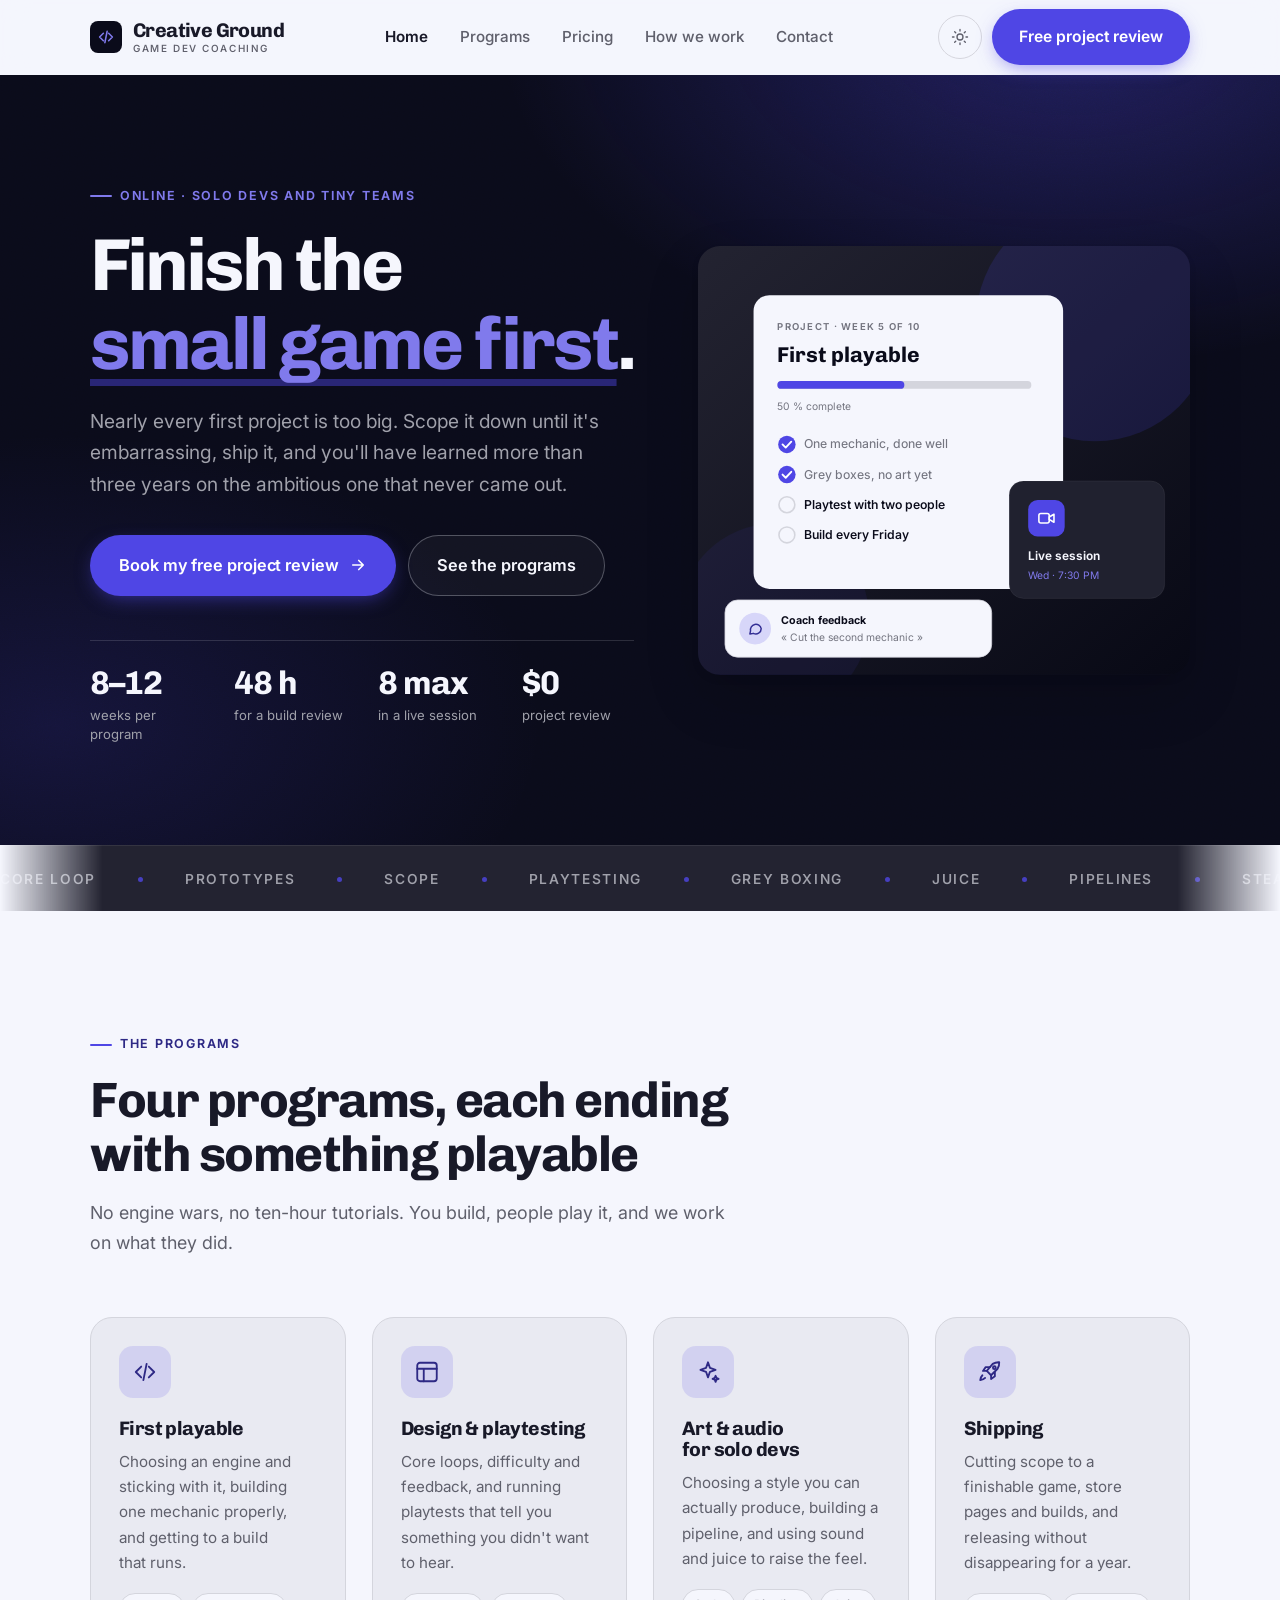
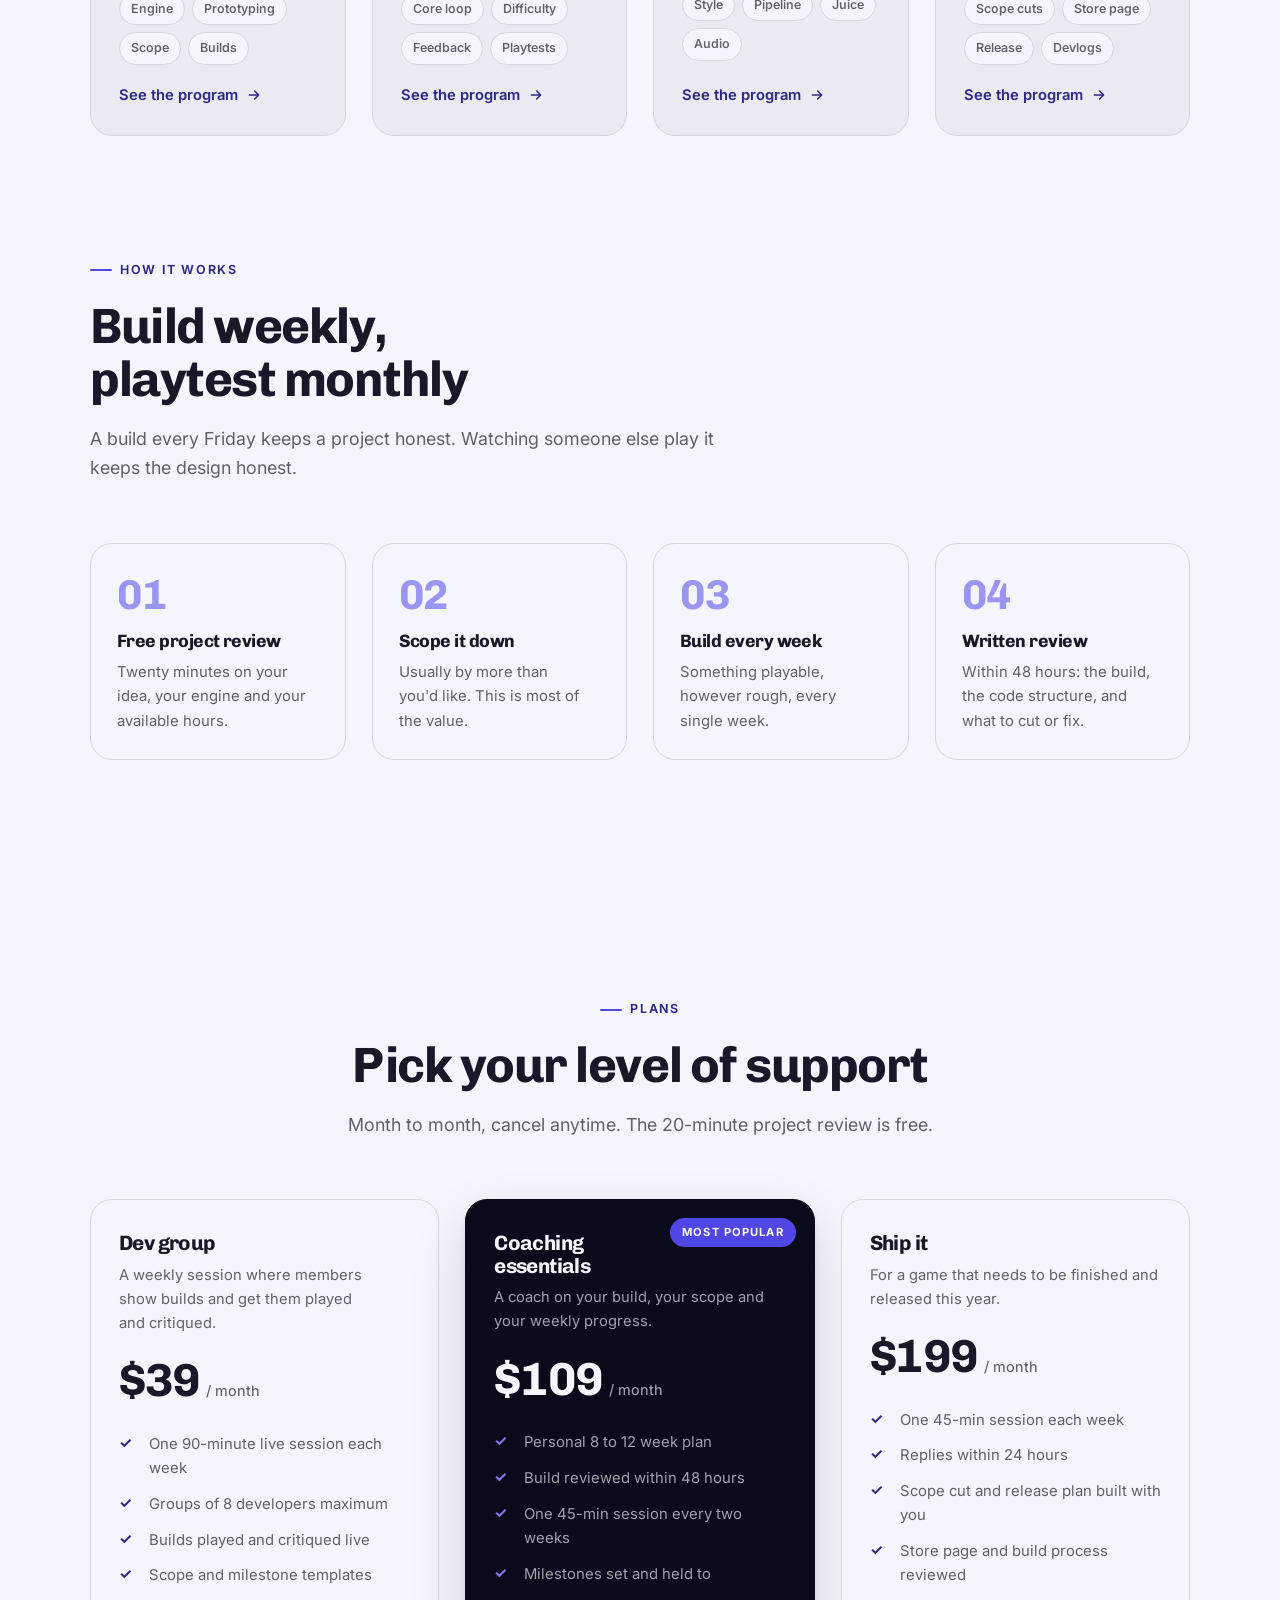
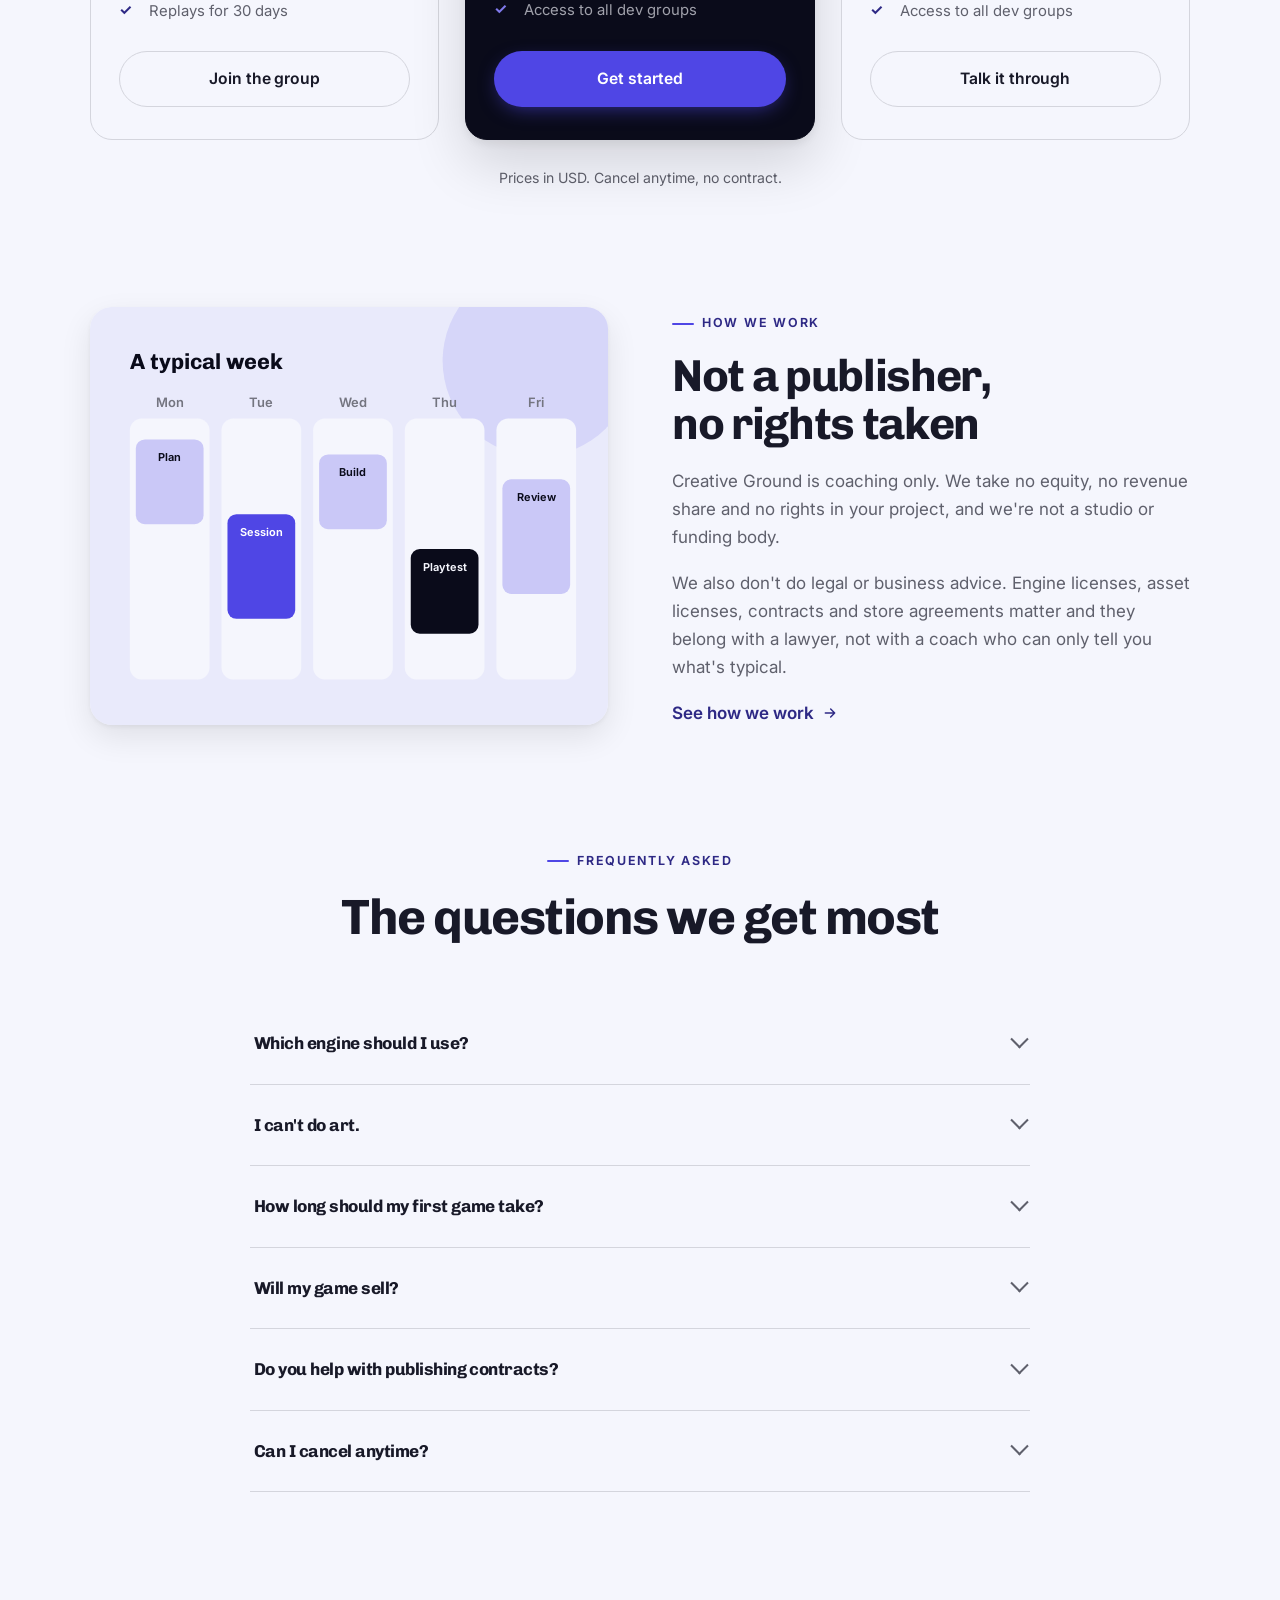
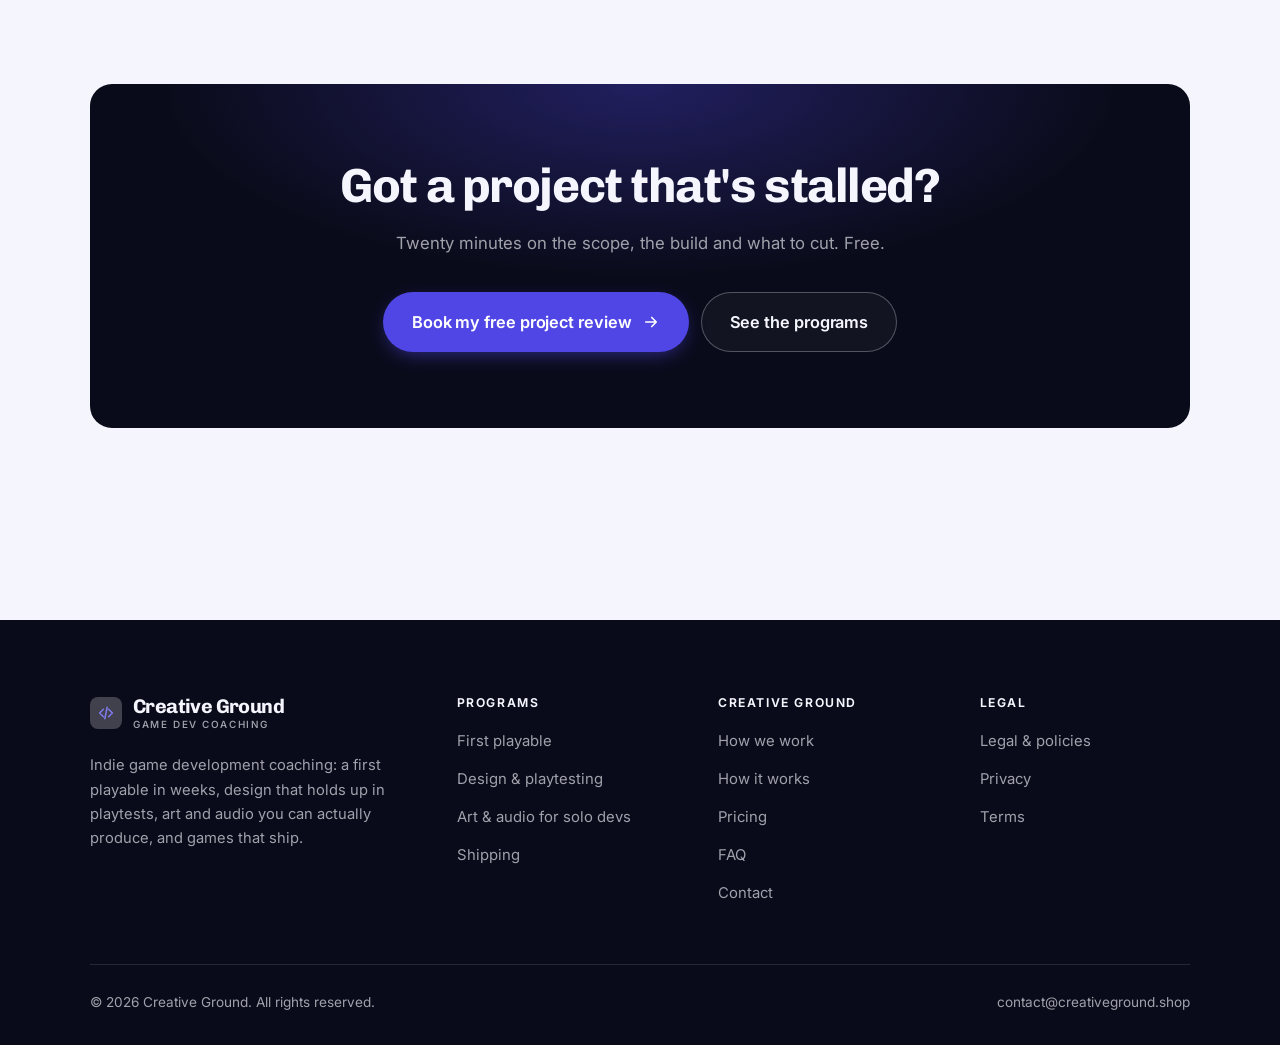
<file: index.html>
<!DOCTYPE html>
<html lang="en" class="no-js">
<head>
<meta charset="utf-8">
<meta name="viewport" content="width=device-width, initial-scale=1">
<title>Creative Ground — Game dev coaching: finish the small game first</title>
<meta name="description" content="Online indie game development coaching: getting to a first playable, design and core loops, art and audio pipelines for solo devs, and actually shipping a game.">
<link rel="canonical" href="https://creativeground.shop/">

<meta property="og:type" content="website">
<meta property="og:url" content="https://creativeground.shop/">
<meta property="og:site_name" content="Creative Ground">
<meta property="og:locale" content="en_US">
<meta property="og:title" content="Creative Ground — Game dev coaching: finish the small game first">
<meta property="og:description" content="Online indie game development coaching: getting to a first playable, design and core loops, art and audio pipelines for solo devs, and actually shipping a game.">
<meta name="theme-color" content="#0a0b1a">

<link rel="icon" href="assets/img/favicon.svg" type="image/svg+xml">
<link rel="preconnect" href="https://fonts.googleapis.com">
<link rel="preconnect" href="https://fonts.gstatic.com" crossorigin>
<link rel="stylesheet" href="https://fonts.googleapis.com/css2?family=Chivo:wght@400..700&family=Inter:wght@400..700&display=swap">
<link rel="stylesheet" href="assets/css/style.css">

<!-- Thème appliqué avant le premier rendu (évite le flash) -->
<script>
document.documentElement.classList.remove('no-js');
(function(){try{var t=localStorage.getItem('site-theme');if(t){document.documentElement.setAttribute('data-theme',t);}}catch(e){}})();
</script>
<script type="application/ld+json">
{
  "@context": "https://schema.org",
  "@type": "Organization",
  "name": "Creative Ground",
  "url": "https://creativeground.shop/",
  "email": "contact@creativeground.shop",
  "description": "Online indie game development coaching: getting to a first playable, design and core loops, art and audio pipelines for solo devs, and actually shipping a game.",
  "areaServed": "US",
  "knowsLanguage": "en"
}
</script>
</head>

<body>
<a class="skip-link" href="#main">Skip to main content</a>

<header class="site-header">
  <nav class="wrap nav" aria-label="Main navigation">
    <a class="brand" href="index.html">
      <svg class="brand__mark" viewBox="0 0 64 64" aria-hidden="true">
        <rect class="bm-bg" width="64" height="64" rx="16"/>
        <g class="bm-ic" transform="translate(14 14) scale(1.5)" fill="none" stroke-width="2.1" stroke-linecap="round" stroke-linejoin="round"><path d="M8.5 7 3.5 12l5 5M15.5 7l5 5-5 5M13.5 4.5l-3 15"/></g>
      </svg>
      <span>Creative Ground<span class="brand__sub">Game dev coaching</span></span>
    </a>

    <ul class="nav__links" id="nav-links">
      <li><a href="index.html" aria-current="page">Home</a></li>
      <li><a href="programs.html">Programs</a></li>
      <li><a href="index.html#pricing">Pricing</a></li>
      <li><a href="about.html">How we work</a></li>
      <li><a href="contact.html">Contact</a></li>
      <li><a class="btn btn--primary" href="contact.html">Free project review</a></li>
    </ul>

    <div class="nav__cta">
      <button class="theme-toggle" type="button" aria-label="Switch to dark theme">
        <svg class="icon-sun" viewBox="0 0 24 24" fill="none" stroke="currentColor" stroke-width="1.8" stroke-linecap="round" aria-hidden="true"><circle cx="12" cy="12" r="4"/><path d="M12 2v2m0 16v2M2 12h2m16 0h2M4.9 4.9l1.4 1.4m11.4 11.4 1.4 1.4M19.1 4.9l-1.4 1.4M6.3 17.7l-1.4 1.4"/></svg>
        <svg class="icon-moon" viewBox="0 0 24 24" fill="none" stroke="currentColor" stroke-width="1.8" stroke-linecap="round" stroke-linejoin="round" aria-hidden="true"><path d="M21 12.8A9 9 0 1 1 11.2 3a7 7 0 0 0 9.8 9.8z"/></svg>
      </button>
      <a class="btn btn--primary" href="contact.html">Free project review</a>
      <button class="nav__toggle" type="button" aria-expanded="false" aria-controls="nav-links" aria-label="Open menu">
        <svg class="icon-open" viewBox="0 0 24 24" fill="none" stroke="currentColor" stroke-width="2" stroke-linecap="round" aria-hidden="true"><path d="M3 6h18M3 12h18M3 18h18"/></svg>
        <svg class="icon-close" viewBox="0 0 24 24" fill="none" stroke="currentColor" stroke-width="2" stroke-linecap="round" aria-hidden="true"><path d="M6 6l12 12M18 6L6 18"/></svg>
      </button>
    </div>
  </nav>
</header>

<main id="main">

<section class="hero">
  <div class="wrap hero__inner">
    <div>
      <span class="eyebrow hero__eyebrow">Online · Solo devs and tiny teams</span>
      <h1>Finish the<br> <em>small game first</em>.</h1>
      <p class="hero__lede">Nearly every first project is too big. Scope it down until it's embarrassing, ship it, and you'll have learned more than three years on the ambitious one that never came out.</p>

      <div class="hero__actions">
        <a class="btn btn--primary btn--lg" href="contact.html">Book my free project review <svg viewBox="0 0 24 24" fill="none" stroke="currentColor" stroke-width="2.2" stroke-linecap="round" stroke-linejoin="round" aria-hidden="true"><path d="M5 12h14M13 6l6 6-6 6"/></svg></a>
        <a class="btn btn--on-dark btn--lg" href="programs.html">See the programs</a>
      </div>

      <ul class="hero__proof">
        <li><span class="stat__num">8–12</span><span class="stat__label">weeks per program</span></li>
        <li><span class="stat__num">48 h</span><span class="stat__label">for a build review</span></li>
        <li><span class="stat__num">8 max</span><span class="stat__label">in a live session</span></li>
        <li><span class="stat__num">$0</span><span class="stat__label">project review</span></li>
      </ul>
    </div>

    <div class="hero__art">
      <svg viewBox="0 0 620 540" role="img" aria-label="A game development project in week 5 of 10, showing this week's work, the next live session and coach feedback.">
        <defs>
          <linearGradient id="hbg" x1="0" y1="0" x2="1" y2="1">
            <stop offset="0" stop-color="#232331"/><stop offset="1" stop-color="#080915"/>
          </linearGradient>
        </defs>
        <rect width="620" height="540" rx="22" fill="url(#hbg)"/>
        <circle cx="500" cy="96" r="150" fill="#4f46e5" opacity=".16"/>
        <circle cx="96" cy="470" r="120" fill="#4f46e5" opacity=".08"/>

        <g style="font-family: var(--font-body)">
          <!-- Carte programme -->
          <rect x="70" y="62" width="390" height="370" rx="20" fill="#f5f6fd"/>
          <text x="100" y="106" font-size="12" font-weight="650" letter-spacing="1.6" fill="#747580">PROJECT · WEEK 5 OF 10</text>
          <text x="100" y="146" font-size="27" font-weight="700" fill="#0a0b1a" style="font-family: var(--font-display)">First playable</text>
          <rect x="100" y="170" width="320" height="10" rx="5" fill="#d4d5dd"/>
          <rect x="100" y="170" width="160" height="10" rx="5" fill="#4f46e5"/>
          <text x="100" y="206" font-size="13" fill="#747580">50 % complete</text>
          <circle cx="112" cy="250" r="11" fill="#4f46e5"/><path d="M106.5 250l4 4 7-7.5" fill="none" stroke="#ffffff" stroke-width="2.4" stroke-linecap="round" stroke-linejoin="round"/><text x="134" y="255" font-size="15.5" fill="#747580" font-weight="450">One mechanic, done well</text>
          <circle cx="112" cy="288" r="11" fill="#4f46e5"/><path d="M106.5 288l4 4 7-7.5" fill="none" stroke="#ffffff" stroke-width="2.4" stroke-linecap="round" stroke-linejoin="round"/><text x="134" y="293" font-size="15.5" fill="#747580" font-weight="450">Grey boxes, no art yet</text>
          <circle cx="112" cy="326" r="10" fill="none" stroke="#d4d5dd" stroke-width="2"/><text x="134" y="331" font-size="15.5" fill="#0a0b1a" font-weight="560">Playtest with two people</text>
          <circle cx="112" cy="364" r="10" fill="none" stroke="#d4d5dd" stroke-width="2"/><text x="134" y="369" font-size="15.5" fill="#0a0b1a" font-weight="560">Build every Friday</text>

          <!-- Carte séance -->
          <rect x="392" y="296" width="196" height="148" rx="18" fill="#20212f" stroke="#ffffff" stroke-opacity=".08"/>
          <rect x="416" y="320" width="46" height="46" rx="12" fill="#4f46e5"/>
          <g transform="translate(427 331)" fill="none" stroke="#ffffff" color="#ffffff" stroke-width="2" stroke-linecap="round" stroke-linejoin="round"><rect x="2.5" y="6" width="13" height="12" rx="2.5"/><path d="M15.5 10.5 21.5 7v10l-6-3.5z"/></g>
          <text x="416" y="396" font-size="15" font-weight="650" fill="#f5f6fd">Live session</text>
          <text x="416" y="420" font-size="13" fill="#807aec">Wed · 7:30 PM</text>

          <!-- Retour du coach -->
          <rect x="34" y="446" width="336" height="72" rx="16" fill="#f5f6fd" stroke="#d4d5dd"/>
          <circle cx="72" cy="482" r="20" fill="#d7d6f9"/>
          <g transform="translate(62 472) scale(.84)" fill="none" stroke="#332e95" stroke-width="2.2" stroke-linecap="round" stroke-linejoin="round"><path d="M21 12a8 8 0 0 1-11.6 7.1L4 20l1-4.6A8 8 0 1 1 21 12z"/></g>
          <text x="104" y="476" font-size="13.5" font-weight="700" fill="#0a0b1a">Coach feedback</text>
          <text x="104" y="498" font-size="13" fill="#747580">« Cut the second mechanic »</text>
        </g>
      </svg>
    </div>
  </div>
</section>

<div class="marquee" aria-hidden="true">
  <div class="marquee__track"><span>Core loop</span><span>Prototypes</span><span>Scope</span><span>Playtesting</span><span>Grey boxing</span><span>Juice</span><span>Pipelines</span><span>Steam page</span><span>Devlogs</span><span>Shipping</span><span>Core loop</span><span>Prototypes</span><span>Scope</span><span>Playtesting</span><span>Grey boxing</span><span>Juice</span><span>Pipelines</span><span>Steam page</span><span>Devlogs</span><span>Shipping</span></div>
</div>

<section class="section wrap" id="programs">
  <div class="section-head reveal">
    <span class="eyebrow">The programs</span>
    <h2>Four programs, each ending with something playable</h2>
    <p>No engine wars, no ten-hour tutorials. You build, people play it, and we work on what they did.</p>
  </div>
  <div class="grid grid--4 reveal-group">
    <a class="card" href="programs.html#playable">
      <div class="card__icon"><svg viewBox="0 0 24 24" fill="none" stroke="currentColor" stroke-width="1.7" stroke-linecap="round" stroke-linejoin="round" aria-hidden="true"><path d="M8.5 7 3.5 12l5 5M15.5 7l5 5-5 5M13.5 4.5l-3 15"/></svg></div>
      <h3>First playable</h3>
      <p>Choosing an engine and sticking with it, building one mechanic properly, and getting to a build that runs.</p>
      <ul class="tags"><li>Engine</li><li>Prototyping</li><li>Scope</li><li>Builds</li></ul>
      <span class="arrow-link">See the program <svg viewBox="0 0 24 24" fill="none" stroke="currentColor" stroke-width="2.2" stroke-linecap="round" stroke-linejoin="round" aria-hidden="true"><path d="M5 12h14M13 6l6 6-6 6"/></svg></span>
    </a>
    <a class="card" href="programs.html#design">
      <div class="card__icon"><svg viewBox="0 0 24 24" fill="none" stroke="currentColor" stroke-width="1.7" stroke-linecap="round" stroke-linejoin="round" aria-hidden="true"><rect x="3" y="3.5" width="18" height="17" rx="2.5"/><path d="M3 9h18M9 9v11.5"/></svg></div>
      <h3>Design &amp; playtesting</h3>
      <p>Core loops, difficulty and feedback, and running playtests that tell you something you didn't want to hear.</p>
      <ul class="tags"><li>Core loop</li><li>Difficulty</li><li>Feedback</li><li>Playtests</li></ul>
      <span class="arrow-link">See the program <svg viewBox="0 0 24 24" fill="none" stroke="currentColor" stroke-width="2.2" stroke-linecap="round" stroke-linejoin="round" aria-hidden="true"><path d="M5 12h14M13 6l6 6-6 6"/></svg></span>
    </a>
    <a class="card" href="programs.html#art">
      <div class="card__icon"><svg viewBox="0 0 24 24" fill="none" stroke="currentColor" stroke-width="1.7" stroke-linecap="round" stroke-linejoin="round" aria-hidden="true"><path d="M12 3l1.8 5.2L19 10l-5.2 1.8L12 17l-1.8-5.2L5 10l5.2-1.8zM19 15.5l.8 2 2 .8-2 .8-.8 2-.8-2-2-.8 2-.8z"/></svg></div>
      <h3>Art &amp; audio for solo devs</h3>
      <p>Choosing a style you can actually produce, building a pipeline, and using sound and juice to raise the feel.</p>
      <ul class="tags"><li>Style</li><li>Pipeline</li><li>Juice</li><li>Audio</li></ul>
      <span class="arrow-link">See the program <svg viewBox="0 0 24 24" fill="none" stroke="currentColor" stroke-width="2.2" stroke-linecap="round" stroke-linejoin="round" aria-hidden="true"><path d="M5 12h14M13 6l6 6-6 6"/></svg></span>
    </a>
    <a class="card" href="programs.html#ship">
      <div class="card__icon"><svg viewBox="0 0 24 24" fill="none" stroke="currentColor" stroke-width="1.7" stroke-linecap="round" stroke-linejoin="round" aria-hidden="true"><path d="M5 15c-1.5 1.3-2 4.5-2 4.5s3.2-.5 4.5-2M14.5 4.5c2.3-1.4 4.6-1.6 6-1.5.1 1.4-.1 3.7-1.5 6L13 15l-4-4z"/><path d="M9 11H5.5L8 7.5h4M13 15v3.5L16.5 16v-4"/><circle cx="16" cy="8" r="1.3"/></svg></div>
      <h3>Shipping</h3>
      <p>Cutting scope to a finishable game, store pages and builds, and releasing without disappearing for a year.</p>
      <ul class="tags"><li>Scope cuts</li><li>Store page</li><li>Release</li><li>Devlogs</li></ul>
      <span class="arrow-link">See the program <svg viewBox="0 0 24 24" fill="none" stroke="currentColor" stroke-width="2.2" stroke-linecap="round" stroke-linejoin="round" aria-hidden="true"><path d="M5 12h14M13 6l6 6-6 6"/></svg></span>
    </a>
  </div>
</section>

<section class="section section--flush wrap" id="how-it-works">
  <div class="section-head reveal">
    <span class="eyebrow">How it works</span>
    <h2>Build weekly, playtest monthly</h2>
    <p>A build every Friday keeps a project honest. Watching someone else play it keeps the design honest.</p>
  </div>
  <div class="grid grid--4 steps reveal-group">
    <article class="step">
      <h3>Free project review</h3>
      <p>Twenty minutes on your idea, your engine and your available hours.</p>
    </article>
    <article class="step">
      <h3>Scope it down</h3>
      <p>Usually by more than you'd like. This is most of the value.</p>
    </article>
    <article class="step">
      <h3>Build every week</h3>
      <p>Something playable, however rough, every single week.</p>
    </article>
    <article class="step">
      <h3>Written review</h3>
      <p>Within 48 hours: the build, the code structure, and what to cut or fix.</p>
    </article>
  </div>
</section>

<section class="section wrap" id="pricing">
  <div class="section-head section-head--center reveal">
    <span class="eyebrow">Plans</span>
    <h2>Pick your level of support</h2>
    <p>Month to month, cancel anytime. The 20-minute project review is free.</p>
  </div>
  <div class="grid grid--3 plans reveal-group">
    <article class="plan">
      
      <h3>Dev group</h3>
      <p class="plan__desc">A weekly session where members show builds and get them played and critiqued.</p>
      <p class="plan__price">$39<span class="plan__period">/ month</span></p>
      <ul class="plan__features">
        <li>One 90-minute live session each week</li>
        <li>Groups of 8 developers maximum</li>
        <li>Builds played and critiqued live</li>
        <li>Scope and milestone templates</li>
        <li>Replays for 30 days</li>
      </ul>
      <a class="btn btn--ghost btn--block" href="contact.html">Join the group</a>
    </article>
    <article class="plan plan--featured">
      <span class="plan__tag">Most popular</span>
      <h3>Coaching essentials</h3>
      <p class="plan__desc">A coach on your build, your scope and your weekly progress.</p>
      <p class="plan__price">$109<span class="plan__period">/ month</span></p>
      <ul class="plan__features">
        <li>Personal 8 to 12 week plan</li>
        <li>Build reviewed within 48 hours</li>
        <li>One 45-min session every two weeks</li>
        <li>Milestones set and held to</li>
        <li>Access to all dev groups</li>
      </ul>
      <a class="btn btn--primary btn--block" href="contact.html">Get started</a>
    </article>
    <article class="plan">
      
      <h3>Ship it</h3>
      <p class="plan__desc">For a game that needs to be finished and released this year.</p>
      <p class="plan__price">$199<span class="plan__period">/ month</span></p>
      <ul class="plan__features">
        <li>One 45-min session each week</li>
        <li>Replies within 24 hours</li>
        <li>Scope cut and release plan built with you</li>
        <li>Store page and build process reviewed</li>
        <li>Access to all dev groups</li>
      </ul>
      <a class="btn btn--ghost btn--block" href="contact.html">Talk it through</a>
    </article>
  </div>
  <p class="plans-note">Prices in USD. Cancel anytime, no contract.</p>
</section>

<section class="section section--flush wrap">
  <div class="split reveal">
    <div class="split__art">
      <svg viewBox="0 0 520 420" role="img" aria-label="Example of a typical week: Plan, Session, Build, Playtest, Review.">
        <rect width="520" height="420" rx="20" fill="#e9eafb"/>
        <circle cx="450" cy="54" r="96" fill="#4f46e5" opacity=".12"/>
        <g style="font-family: var(--font-body)">
        <text x="40" y="62" font-size="22" font-weight="700" fill="#0a0b1a" style="font-family: var(--font-display)">A typical week</text>
        <text x="80" y="100" text-anchor="middle" font-size="13" font-weight="600" fill="#747580">Mon</text>
        <rect x="40" y="112" width="80" height="262" rx="12" fill="#f5f6fd"/>
        <rect x="46" y="133" width="68" height="85" rx="9" fill="#cac8f7"/>
        <text x="80" y="155" text-anchor="middle" font-size="11" font-weight="650" fill="#0a0b1a">Plan</text>
        <text x="172" y="100" text-anchor="middle" font-size="13" font-weight="600" fill="#747580">Tue</text>
        <rect x="132" y="112" width="80" height="262" rx="12" fill="#f5f6fd"/>
        <rect x="138" y="208" width="68" height="105" rx="9" fill="#4f46e5"/>
        <text x="172" y="230" text-anchor="middle" font-size="11" font-weight="650" fill="#ffffff">Session</text>
        <text x="264" y="100" text-anchor="middle" font-size="13" font-weight="600" fill="#747580">Wed</text>
        <rect x="224" y="112" width="80" height="262" rx="12" fill="#f5f6fd"/>
        <rect x="230" y="148" width="68" height="75" rx="9" fill="#cac8f7"/>
        <text x="264" y="170" text-anchor="middle" font-size="11" font-weight="650" fill="#0a0b1a">Build</text>
        <text x="356" y="100" text-anchor="middle" font-size="13" font-weight="600" fill="#747580">Thu</text>
        <rect x="316" y="112" width="80" height="262" rx="12" fill="#f5f6fd"/>
        <rect x="322" y="243" width="68" height="85" rx="9" fill="#0a0b1a"/>
        <text x="356" y="265" text-anchor="middle" font-size="11" font-weight="650" fill="#f5f6fd">Playtest</text>
        <text x="448" y="100" text-anchor="middle" font-size="13" font-weight="600" fill="#747580">Fri</text>
        <rect x="408" y="112" width="80" height="262" rx="12" fill="#f5f6fd"/>
        <rect x="414" y="173" width="68" height="115" rx="9" fill="#cac8f7"/>
        <text x="448" y="195" text-anchor="middle" font-size="11" font-weight="650" fill="#0a0b1a">Review</text>
        </g>
      </svg>
    </div>
    <div>
      <span class="eyebrow">How we work</span>
      <h2>Not a publisher, no rights taken</h2>
      <p>Creative Ground is coaching only. We take no equity, no revenue share and no rights in your project, and we're not a studio or funding body.</p>
      <p>We also don't do legal or business advice. Engine licenses, asset licenses, contracts and store agreements matter and they belong with a lawyer, not with a coach who can only tell you what's typical.</p>
      <p><a class="arrow-link" href="about.html">See how we work <svg viewBox="0 0 24 24" fill="none" stroke="currentColor" stroke-width="2.2" stroke-linecap="round" stroke-linejoin="round" aria-hidden="true"><path d="M5 12h14M13 6l6 6-6 6"/></svg></a></p>
    </div>
  </div>
</section>

<section class="section section--flush wrap" id="faq">
  <div class="section-head section-head--center reveal">
    <span class="eyebrow">Frequently asked</span>
    <h2>The questions we get most</h2>
  </div>
  <div class="faq reveal">
    <details>
      <summary>Which engine should I use?</summary>
      <p>Whichever you'll stop evaluating and start building in. Engine switching is the most popular form of procrastination in this hobby.</p>
    </details>
    <details>
      <summary>I can't do art.</summary>
      <p>Then pick a style that works with that, or use licensed assets and check the licenses. Plenty of successful games look deliberately simple.</p>
    </details>
    <details>
      <summary>How long should my first game take?</summary>
      <p>Weeks, not years. Something tiny and finished teaches more than something ambitious and abandoned.</p>
    </details>
    <details>
      <summary>Will my game sell?</summary>
      <p>We don't know, and neither does anyone promising otherwise. We coach making and shipping; the market is its own thing.</p>
    </details>
    <details>
      <summary>Do you help with publishing contracts?</summary>
      <p>We'll tell you what's commonly in them and then send you to a lawyer. Signing one on coaching advice would be a bad idea.</p>
    </details>
    <details>
      <summary>Can I cancel anytime?</summary>
      <p>Yes. No contract, no minimum term. Access stays open until the end of the month you already paid for.</p>
    </details>
  </div>
</section>

<section class="wrap section--tight">
  <div class="cta-band reveal">
    <h2>Got a project that's stalled?</h2>
    <p>Twenty minutes on the scope, the build and what to cut. Free.</p>
    <div class="hero__actions">
      <a class="btn btn--primary btn--lg" href="contact.html">Book my free project review <svg viewBox="0 0 24 24" fill="none" stroke="currentColor" stroke-width="2.2" stroke-linecap="round" stroke-linejoin="round" aria-hidden="true"><path d="M5 12h14M13 6l6 6-6 6"/></svg></a>
      <a class="btn btn--on-dark btn--lg" href="programs.html">See the programs</a>
    </div>
  </div>
</section>

</main>

<footer class="site-footer">
  <div class="wrap">
    <div class="footer__grid">
      <div class="footer__brand">
        <a class="brand" href="index.html">
          <svg class="brand__mark" viewBox="0 0 64 64" aria-hidden="true">
        <rect class="bm-bg" width="64" height="64" rx="16"/>
        <g class="bm-ic" transform="translate(14 14) scale(1.5)" fill="none" stroke-width="2.1" stroke-linecap="round" stroke-linejoin="round"><path d="M8.5 7 3.5 12l5 5M15.5 7l5 5-5 5M13.5 4.5l-3 15"/></g>
      </svg>
          <span>Creative Ground<span class="brand__sub">Game dev coaching</span></span>
        </a>
        <p>Indie game development coaching: a first playable in weeks, design that holds up in playtests, art and audio you can actually produce, and games that ship.</p>
      </div>

      <div class="footer__col">
        <h4>Programs</h4>
        <ul>
          <li><a href="programs.html#playable">First playable</a></li>
          <li><a href="programs.html#design">Design &amp; playtesting</a></li>
          <li><a href="programs.html#art">Art &amp; audio for solo devs</a></li>
          <li><a href="programs.html#ship">Shipping</a></li>
        </ul>
      </div>

      <div class="footer__col">
        <h4>Creative Ground</h4>
        <ul>
          <li><a href="about.html">How we work</a></li>
          <li><a href="index.html#how-it-works">How it works</a></li>
          <li><a href="index.html#pricing">Pricing</a></li>
          <li><a href="index.html#faq">FAQ</a></li>
          <li><a href="contact.html">Contact</a></li>
        </ul>
      </div>

      <div class="footer__col">
        <h4>Legal</h4>
        <ul>
          <li><a href="legal.html">Legal &amp; policies</a></li>
          <li><a href="legal.html#privacy">Privacy</a></li>
          <li><a href="legal.html#terms">Terms</a></li>
        </ul>
      </div>
    </div>

    <div class="footer__bottom">
      <p>© <span data-year>2026</span> Creative Ground. All rights reserved.</p>
      <p><a href="mailto:contact@creativeground.shop">contact@creativeground.shop</a></p>
    </div>
  </div>
</footer>

<script src="assets/js/main.js" defer></script>
</body>
</html>
</file>
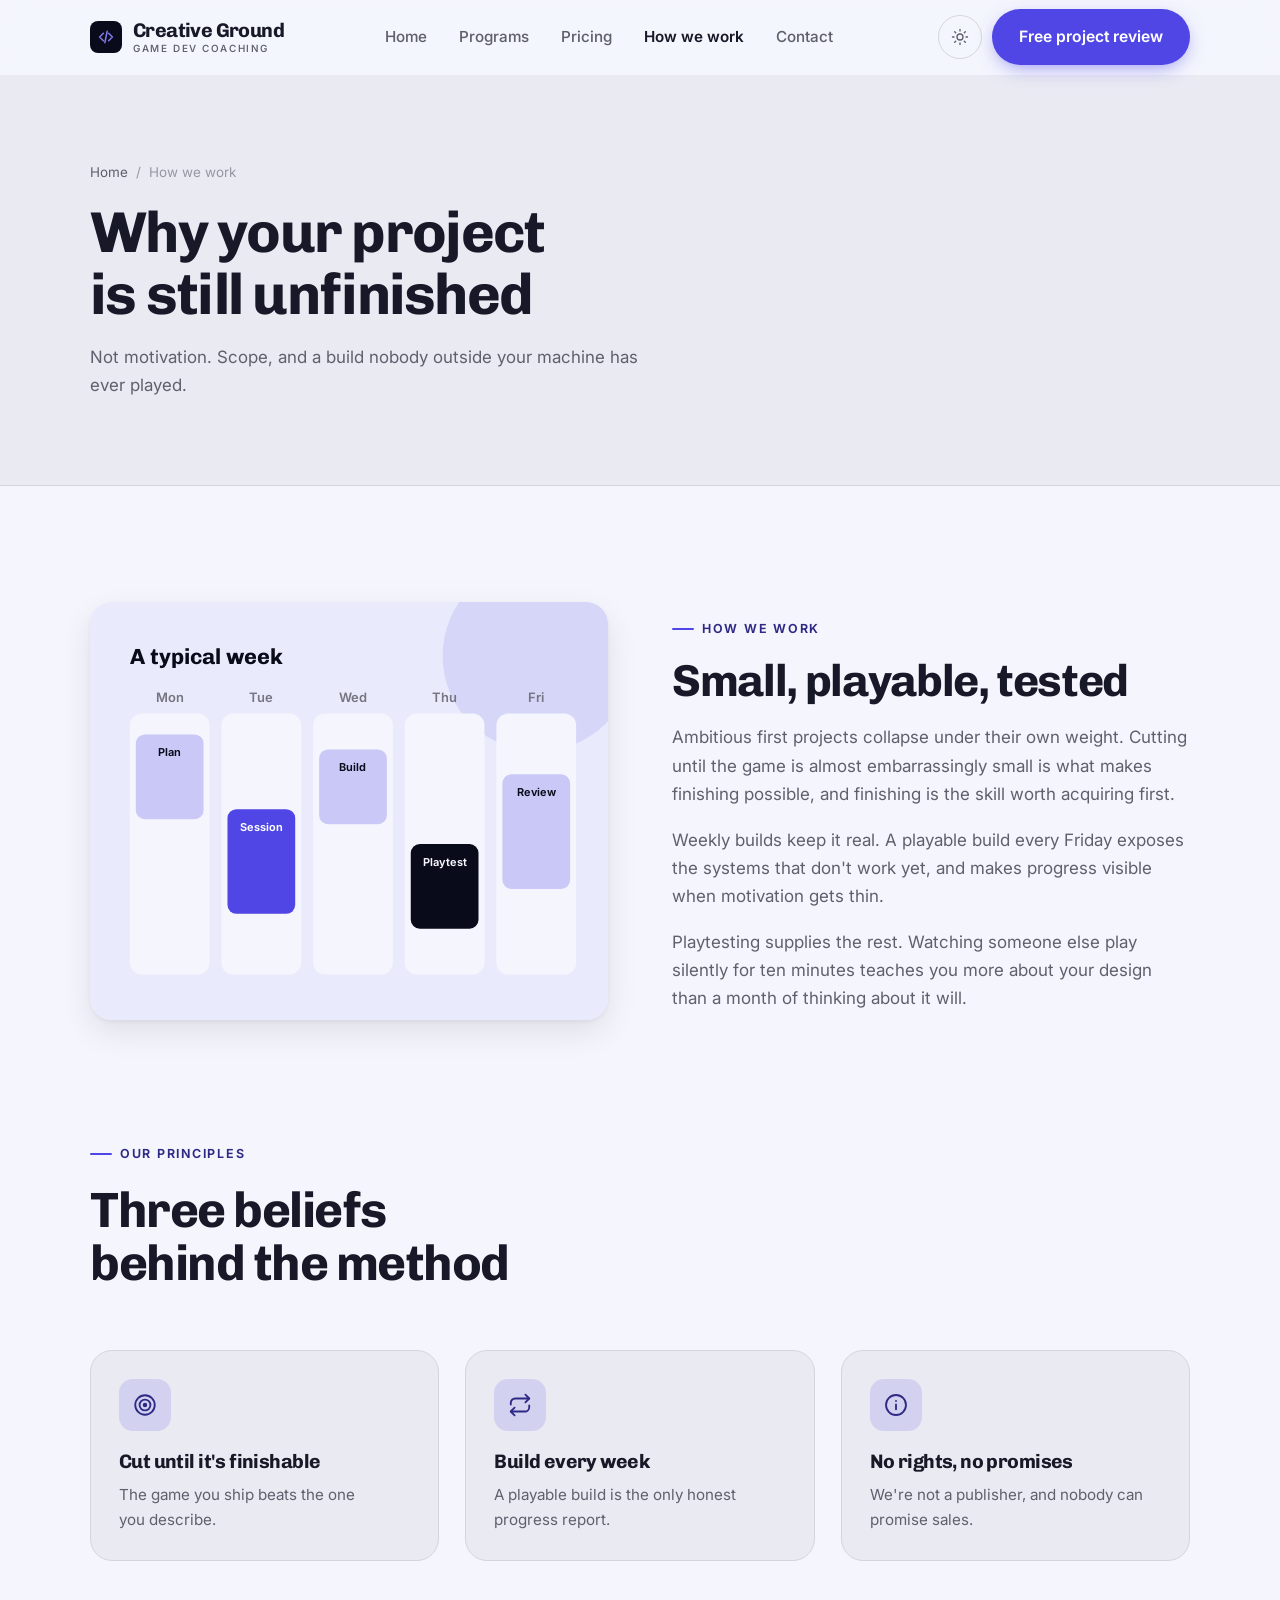
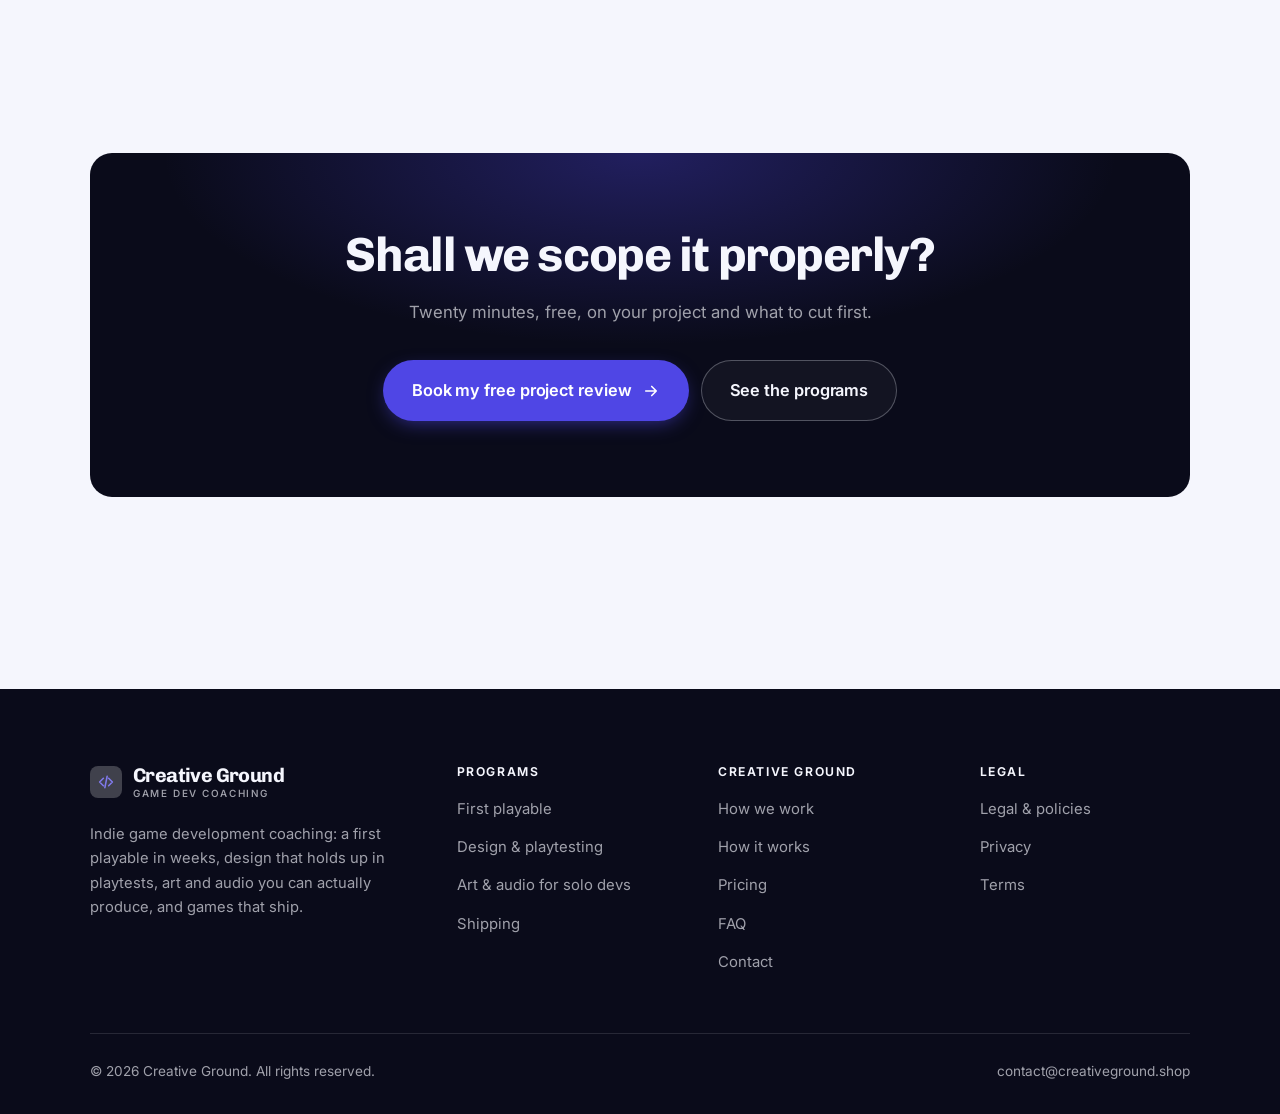
<file: about.html>
<!DOCTYPE html>
<html lang="en" class="no-js">
<head>
<meta charset="utf-8">
<meta name="viewport" content="width=device-width, initial-scale=1">
<title>How we work — Creative Ground</title>
<meta name="description" content="Why indie projects stall, and what Creative Ground does and doesn't take on.">
<link rel="canonical" href="https://creativeground.shop/about.html">

<meta property="og:type" content="website">
<meta property="og:url" content="https://creativeground.shop/about.html">
<meta property="og:site_name" content="Creative Ground">
<meta property="og:locale" content="en_US">
<meta property="og:title" content="How we work — Creative Ground">
<meta property="og:description" content="Why indie projects stall, and what Creative Ground does and doesn't take on.">
<meta name="theme-color" content="#0a0b1a">

<link rel="icon" href="assets/img/favicon.svg" type="image/svg+xml">
<link rel="preconnect" href="https://fonts.googleapis.com">
<link rel="preconnect" href="https://fonts.gstatic.com" crossorigin>
<link rel="stylesheet" href="https://fonts.googleapis.com/css2?family=Chivo:wght@400..700&family=Inter:wght@400..700&display=swap">
<link rel="stylesheet" href="assets/css/style.css">

<!-- Thème appliqué avant le premier rendu (évite le flash) -->
<script>
document.documentElement.classList.remove('no-js');
(function(){try{var t=localStorage.getItem('site-theme');if(t){document.documentElement.setAttribute('data-theme',t);}}catch(e){}})();
</script>
</head>

<body>
<a class="skip-link" href="#main">Skip to main content</a>

<header class="site-header">
  <nav class="wrap nav" aria-label="Main navigation">
    <a class="brand" href="index.html">
      <svg class="brand__mark" viewBox="0 0 64 64" aria-hidden="true">
        <rect class="bm-bg" width="64" height="64" rx="16"/>
        <g class="bm-ic" transform="translate(14 14) scale(1.5)" fill="none" stroke-width="2.1" stroke-linecap="round" stroke-linejoin="round"><path d="M8.5 7 3.5 12l5 5M15.5 7l5 5-5 5M13.5 4.5l-3 15"/></g>
      </svg>
      <span>Creative Ground<span class="brand__sub">Game dev coaching</span></span>
    </a>

    <ul class="nav__links" id="nav-links">
      <li><a href="index.html">Home</a></li>
      <li><a href="programs.html">Programs</a></li>
      <li><a href="index.html#pricing">Pricing</a></li>
      <li><a href="about.html" aria-current="page">How we work</a></li>
      <li><a href="contact.html">Contact</a></li>
      <li><a class="btn btn--primary" href="contact.html">Free project review</a></li>
    </ul>

    <div class="nav__cta">
      <button class="theme-toggle" type="button" aria-label="Switch to dark theme">
        <svg class="icon-sun" viewBox="0 0 24 24" fill="none" stroke="currentColor" stroke-width="1.8" stroke-linecap="round" aria-hidden="true"><circle cx="12" cy="12" r="4"/><path d="M12 2v2m0 16v2M2 12h2m16 0h2M4.9 4.9l1.4 1.4m11.4 11.4 1.4 1.4M19.1 4.9l-1.4 1.4M6.3 17.7l-1.4 1.4"/></svg>
        <svg class="icon-moon" viewBox="0 0 24 24" fill="none" stroke="currentColor" stroke-width="1.8" stroke-linecap="round" stroke-linejoin="round" aria-hidden="true"><path d="M21 12.8A9 9 0 1 1 11.2 3a7 7 0 0 0 9.8 9.8z"/></svg>
      </button>
      <a class="btn btn--primary" href="contact.html">Free project review</a>
      <button class="nav__toggle" type="button" aria-expanded="false" aria-controls="nav-links" aria-label="Open menu">
        <svg class="icon-open" viewBox="0 0 24 24" fill="none" stroke="currentColor" stroke-width="2" stroke-linecap="round" aria-hidden="true"><path d="M3 6h18M3 12h18M3 18h18"/></svg>
        <svg class="icon-close" viewBox="0 0 24 24" fill="none" stroke="currentColor" stroke-width="2" stroke-linecap="round" aria-hidden="true"><path d="M6 6l12 12M18 6L6 18"/></svg>
      </button>
    </div>
  </nav>
</header>

<main id="main">

<section class="page-head">
  <div class="wrap">
    <nav class="breadcrumb" aria-label="Breadcrumb">
      <a href="index.html">Home</a><span>/</span><span aria-current="page">How we work</span>
    </nav>
    <h1>Why your project is still unfinished</h1>
    <p>Not motivation. Scope, and a build nobody outside your machine has ever played.</p>
  </div>
</section>

<section class="section wrap">
  <div class="split reveal">
    <div class="split__art">
      <svg viewBox="0 0 520 420" role="img" aria-label="Example of a typical week: Plan, Session, Build, Playtest, Review.">
        <rect width="520" height="420" rx="20" fill="#e9eafb"/>
        <circle cx="450" cy="54" r="96" fill="#4f46e5" opacity=".12"/>
        <g style="font-family: var(--font-body)">
        <text x="40" y="62" font-size="22" font-weight="700" fill="#0a0b1a" style="font-family: var(--font-display)">A typical week</text>
        <text x="80" y="100" text-anchor="middle" font-size="13" font-weight="600" fill="#747580">Mon</text>
        <rect x="40" y="112" width="80" height="262" rx="12" fill="#f5f6fd"/>
        <rect x="46" y="133" width="68" height="85" rx="9" fill="#cac8f7"/>
        <text x="80" y="155" text-anchor="middle" font-size="11" font-weight="650" fill="#0a0b1a">Plan</text>
        <text x="172" y="100" text-anchor="middle" font-size="13" font-weight="600" fill="#747580">Tue</text>
        <rect x="132" y="112" width="80" height="262" rx="12" fill="#f5f6fd"/>
        <rect x="138" y="208" width="68" height="105" rx="9" fill="#4f46e5"/>
        <text x="172" y="230" text-anchor="middle" font-size="11" font-weight="650" fill="#ffffff">Session</text>
        <text x="264" y="100" text-anchor="middle" font-size="13" font-weight="600" fill="#747580">Wed</text>
        <rect x="224" y="112" width="80" height="262" rx="12" fill="#f5f6fd"/>
        <rect x="230" y="148" width="68" height="75" rx="9" fill="#cac8f7"/>
        <text x="264" y="170" text-anchor="middle" font-size="11" font-weight="650" fill="#0a0b1a">Build</text>
        <text x="356" y="100" text-anchor="middle" font-size="13" font-weight="600" fill="#747580">Thu</text>
        <rect x="316" y="112" width="80" height="262" rx="12" fill="#f5f6fd"/>
        <rect x="322" y="243" width="68" height="85" rx="9" fill="#0a0b1a"/>
        <text x="356" y="265" text-anchor="middle" font-size="11" font-weight="650" fill="#f5f6fd">Playtest</text>
        <text x="448" y="100" text-anchor="middle" font-size="13" font-weight="600" fill="#747580">Fri</text>
        <rect x="408" y="112" width="80" height="262" rx="12" fill="#f5f6fd"/>
        <rect x="414" y="173" width="68" height="115" rx="9" fill="#cac8f7"/>
        <text x="448" y="195" text-anchor="middle" font-size="11" font-weight="650" fill="#0a0b1a">Review</text>
        </g>
      </svg>
    </div>
    <div>
      <span class="eyebrow">How we work</span>
      <h2>Small, playable, tested</h2>
      <p>Ambitious first projects collapse under their own weight. Cutting until the game is almost embarrassingly small is what makes finishing possible, and finishing is the skill worth acquiring first.</p>
      <p>Weekly builds keep it real. A playable build every Friday exposes the systems that don't work yet, and makes progress visible when motivation gets thin.</p>
      <p>Playtesting supplies the rest. Watching someone else play silently for ten minutes teaches you more about your design than a month of thinking about it will.</p>
      <!--
        TO DO: add a short introduction of the coach (name, real background),
        with a photo if possible. Do not invent credentials — see README.md.
      -->
    </div>
  </div>
</section>

<section class="section section--flush wrap">
  <div class="section-head reveal">
    <span class="eyebrow">Our principles</span>
    <h2>Three beliefs behind the method</h2>
  </div>
  <div class="grid grid--3 reveal-group">
    <article class="card">
      <div class="card__icon"><svg viewBox="0 0 24 24" fill="none" stroke="currentColor" stroke-width="1.7" stroke-linecap="round" stroke-linejoin="round" aria-hidden="true"><circle cx="12" cy="12" r="9"/><circle cx="12" cy="12" r="5"/><circle cx="12" cy="12" r="1.2" fill="currentColor"/></svg></div>
      <h3>Cut until it's finishable</h3>
      <p>The game you ship beats the one you describe.</p>
    </article>
    <article class="card">
      <div class="card__icon"><svg viewBox="0 0 24 24" fill="none" stroke="currentColor" stroke-width="1.7" stroke-linecap="round" stroke-linejoin="round" aria-hidden="true"><path d="M17 2.5l3.5 3.5L17 9.5"/><path d="M3.5 11.5V10A4 4 0 0 1 7.5 6h13M7 21.5 3.5 18 7 14.5"/><path d="M20.5 12.5V14a4 4 0 0 1-4 4h-13"/></svg></div>
      <h3>Build every week</h3>
      <p>A playable build is the only honest progress report.</p>
    </article>
    <article class="card">
      <div class="card__icon"><svg viewBox="0 0 24 24" fill="none" stroke="currentColor" stroke-width="1.7" stroke-linecap="round" stroke-linejoin="round" aria-hidden="true"><circle cx="12" cy="12" r="9.2"/><path d="M12 16v-4.5M12 8.2v.1"/></svg></div>
      <h3>No rights, no promises</h3>
      <p>We're not a publisher, and nobody can promise sales.</p>
    </article>
  </div>
</section>

<section class="wrap section--tight">
  <div class="cta-band reveal">
    <h2>Shall we scope it properly?</h2>
    <p>Twenty minutes, free, on your project and what to cut first.</p>
    <div class="hero__actions">
      <a class="btn btn--primary btn--lg" href="contact.html">Book my free project review <svg viewBox="0 0 24 24" fill="none" stroke="currentColor" stroke-width="2.2" stroke-linecap="round" stroke-linejoin="round" aria-hidden="true"><path d="M5 12h14M13 6l6 6-6 6"/></svg></a>
      <a class="btn btn--on-dark btn--lg" href="programs.html">See the programs</a>
    </div>
  </div>
</section>

</main>

<footer class="site-footer">
  <div class="wrap">
    <div class="footer__grid">
      <div class="footer__brand">
        <a class="brand" href="index.html">
          <svg class="brand__mark" viewBox="0 0 64 64" aria-hidden="true">
        <rect class="bm-bg" width="64" height="64" rx="16"/>
        <g class="bm-ic" transform="translate(14 14) scale(1.5)" fill="none" stroke-width="2.1" stroke-linecap="round" stroke-linejoin="round"><path d="M8.5 7 3.5 12l5 5M15.5 7l5 5-5 5M13.5 4.5l-3 15"/></g>
      </svg>
          <span>Creative Ground<span class="brand__sub">Game dev coaching</span></span>
        </a>
        <p>Indie game development coaching: a first playable in weeks, design that holds up in playtests, art and audio you can actually produce, and games that ship.</p>
      </div>

      <div class="footer__col">
        <h4>Programs</h4>
        <ul>
          <li><a href="programs.html#playable">First playable</a></li>
          <li><a href="programs.html#design">Design &amp; playtesting</a></li>
          <li><a href="programs.html#art">Art &amp; audio for solo devs</a></li>
          <li><a href="programs.html#ship">Shipping</a></li>
        </ul>
      </div>

      <div class="footer__col">
        <h4>Creative Ground</h4>
        <ul>
          <li><a href="about.html">How we work</a></li>
          <li><a href="index.html#how-it-works">How it works</a></li>
          <li><a href="index.html#pricing">Pricing</a></li>
          <li><a href="index.html#faq">FAQ</a></li>
          <li><a href="contact.html">Contact</a></li>
        </ul>
      </div>

      <div class="footer__col">
        <h4>Legal</h4>
        <ul>
          <li><a href="legal.html">Legal &amp; policies</a></li>
          <li><a href="legal.html#privacy">Privacy</a></li>
          <li><a href="legal.html#terms">Terms</a></li>
        </ul>
      </div>
    </div>

    <div class="footer__bottom">
      <p>© <span data-year>2026</span> Creative Ground. All rights reserved.</p>
      <p><a href="mailto:contact@creativeground.shop">contact@creativeground.shop</a></p>
    </div>
  </div>
</footer>

<script src="assets/js/main.js" defer></script>
</body>
</html>
</file>
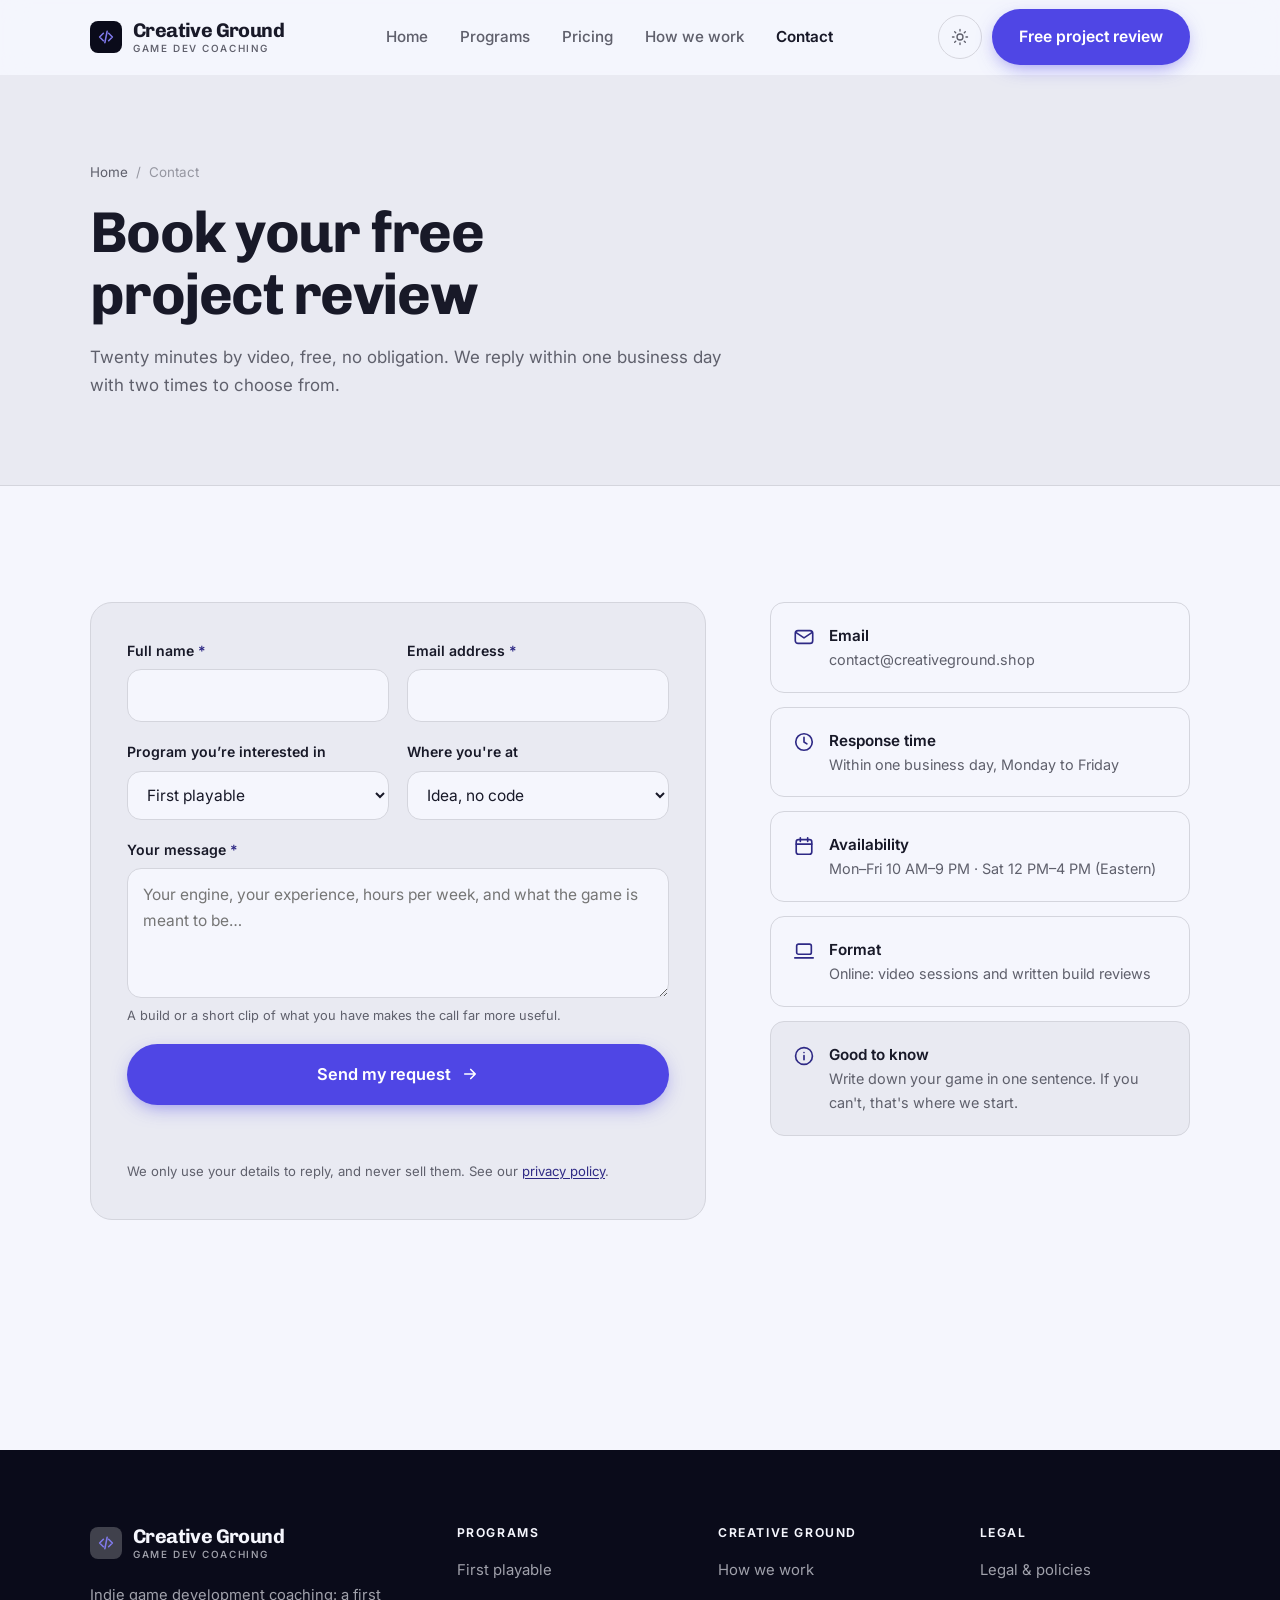
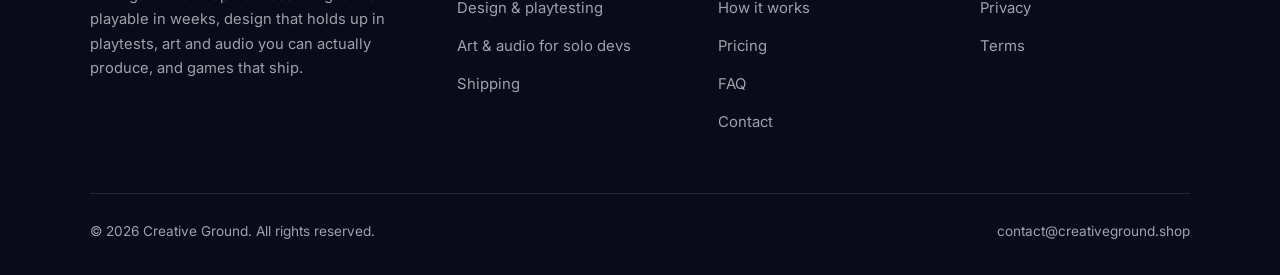
<file: contact.html>
<!DOCTYPE html>
<html lang="en" class="no-js">
<head>
<meta charset="utf-8">
<meta name="viewport" content="width=device-width, initial-scale=1">
<title>Contact — Creative Ground</title>
<meta name="description" content="Book your free 20-minute project review. We reply within one business day.">
<link rel="canonical" href="https://creativeground.shop/contact.html">

<meta property="og:type" content="website">
<meta property="og:url" content="https://creativeground.shop/contact.html">
<meta property="og:site_name" content="Creative Ground">
<meta property="og:locale" content="en_US">
<meta property="og:title" content="Contact — Creative Ground">
<meta property="og:description" content="Book your free 20-minute project review. We reply within one business day.">
<meta name="theme-color" content="#0a0b1a">

<link rel="icon" href="assets/img/favicon.svg" type="image/svg+xml">
<link rel="preconnect" href="https://fonts.googleapis.com">
<link rel="preconnect" href="https://fonts.gstatic.com" crossorigin>
<link rel="stylesheet" href="https://fonts.googleapis.com/css2?family=Chivo:wght@400..700&family=Inter:wght@400..700&display=swap">
<link rel="stylesheet" href="assets/css/style.css">

<!-- Thème appliqué avant le premier rendu (évite le flash) -->
<script>
document.documentElement.classList.remove('no-js');
(function(){try{var t=localStorage.getItem('site-theme');if(t){document.documentElement.setAttribute('data-theme',t);}}catch(e){}})();
</script>
</head>

<body>
<a class="skip-link" href="#main">Skip to main content</a>

<header class="site-header">
  <nav class="wrap nav" aria-label="Main navigation">
    <a class="brand" href="index.html">
      <svg class="brand__mark" viewBox="0 0 64 64" aria-hidden="true">
        <rect class="bm-bg" width="64" height="64" rx="16"/>
        <g class="bm-ic" transform="translate(14 14) scale(1.5)" fill="none" stroke-width="2.1" stroke-linecap="round" stroke-linejoin="round"><path d="M8.5 7 3.5 12l5 5M15.5 7l5 5-5 5M13.5 4.5l-3 15"/></g>
      </svg>
      <span>Creative Ground<span class="brand__sub">Game dev coaching</span></span>
    </a>

    <ul class="nav__links" id="nav-links">
      <li><a href="index.html">Home</a></li>
      <li><a href="programs.html">Programs</a></li>
      <li><a href="index.html#pricing">Pricing</a></li>
      <li><a href="about.html">How we work</a></li>
      <li><a href="contact.html" aria-current="page">Contact</a></li>
      <li><a class="btn btn--primary" href="contact.html">Free project review</a></li>
    </ul>

    <div class="nav__cta">
      <button class="theme-toggle" type="button" aria-label="Switch to dark theme">
        <svg class="icon-sun" viewBox="0 0 24 24" fill="none" stroke="currentColor" stroke-width="1.8" stroke-linecap="round" aria-hidden="true"><circle cx="12" cy="12" r="4"/><path d="M12 2v2m0 16v2M2 12h2m16 0h2M4.9 4.9l1.4 1.4m11.4 11.4 1.4 1.4M19.1 4.9l-1.4 1.4M6.3 17.7l-1.4 1.4"/></svg>
        <svg class="icon-moon" viewBox="0 0 24 24" fill="none" stroke="currentColor" stroke-width="1.8" stroke-linecap="round" stroke-linejoin="round" aria-hidden="true"><path d="M21 12.8A9 9 0 1 1 11.2 3a7 7 0 0 0 9.8 9.8z"/></svg>
      </button>
      <a class="btn btn--primary" href="contact.html">Free project review</a>
      <button class="nav__toggle" type="button" aria-expanded="false" aria-controls="nav-links" aria-label="Open menu">
        <svg class="icon-open" viewBox="0 0 24 24" fill="none" stroke="currentColor" stroke-width="2" stroke-linecap="round" aria-hidden="true"><path d="M3 6h18M3 12h18M3 18h18"/></svg>
        <svg class="icon-close" viewBox="0 0 24 24" fill="none" stroke="currentColor" stroke-width="2" stroke-linecap="round" aria-hidden="true"><path d="M6 6l12 12M18 6L6 18"/></svg>
      </button>
    </div>
  </nav>
</header>

<main id="main">

<section class="page-head">
  <div class="wrap">
    <nav class="breadcrumb" aria-label="Breadcrumb">
      <a href="index.html">Home</a><span>/</span><span aria-current="page">Contact</span>
    </nav>
    <h1>Book your free project review</h1>
    <p>Twenty minutes by video, free, no obligation. We reply within one business day with two times to choose from.</p>
  </div>
</section>

<section class="section wrap">
  <div class="form-layout">

    <!--
      FORM: the action attribute holds a placeholder id. Create a free form at
      https://formspree.io and replace VOTRE_ID_FORMSPREE. Until then, the button
      opens the visitor's email app with a pre-filled message to contact@creativeground.shop.
    -->
    <form class="form" id="contact-form" action="https://formspree.io/f/VOTRE_ID_FORMSPREE" method="POST"
          data-email="contact@creativeground.shop" data-subject="Project review request"
          data-msg-mail="Your email app will open with the message ready to send." data-msg-sending="Sending…"
          data-msg-ok="Thanks! Your message is on its way. We reply within one business day." data-msg-err="Sending failed. Please email us directly at">
      <div class="form__row">
        <div class="field">
          <label for="nom">Full name <span class="req" aria-hidden="true">*</span></label>
          <input type="text" id="nom" name="nom" autocomplete="name" required>
        </div>
        <div class="field">
          <label for="email">Email address <span class="req" aria-hidden="true">*</span></label>
          <input type="email" id="email" name="email" autocomplete="email" required>
        </div>
      </div>

      <div class="form__row">
        <div class="field">
          <label for="programme">Program you’re interested in</label>
          <select id="programme" name="programme">
            <option>First playable</option>
            <option>Design &amp; playtesting</option>
            <option>Art &amp; audio for solo devs</option>
            <option>Shipping</option>
            <option>Not sure yet</option>
          </select>
        </div>
        <div class="field">
          <label for="niveau">Where you're at</label>
          <select id="niveau" name="niveau">
            <option>Idea, no code</option>
            <option>Prototype running</option>
            <option>Project stalled</option>
            <option>Trying to ship</option>
          </select>
        </div>
      </div>

      <div class="field">
        <label for="message">Your message <span class="req" aria-hidden="true">*</span></label>
        <textarea id="message" name="message" required placeholder="Your engine, your experience, hours per week, and what the game is meant to be…"></textarea>
        <span class="field__hint">A build or a short clip of what you have makes the call far more useful.</span>
      </div>

      <!-- Bot trap: hidden from humans -->
      <div class="visually-hidden" aria-hidden="true">
        <label for="site-web">Leave this field empty</label>
        <input type="text" id="site-web" name="_gotcha" tabindex="-1" autocomplete="off">
      </div>

      <button class="btn btn--primary btn--lg" type="submit">Send my request <svg viewBox="0 0 24 24" fill="none" stroke="currentColor" stroke-width="2.2" stroke-linecap="round" stroke-linejoin="round" aria-hidden="true"><path d="M5 12h14M13 6l6 6-6 6"/></svg></button>

      <p id="form-status" class="form__status" role="status" aria-live="polite"></p>

      <p class="form__note">
        We only use your details to reply, and never sell them. See our <a href="legal.html#privacy">privacy policy</a>.
      </p>
    </form>

    <aside class="contact-aside">
      <div class="contact-card">
        <svg viewBox="0 0 24 24" fill="none" stroke="currentColor" stroke-width="1.8" stroke-linecap="round" stroke-linejoin="round" aria-hidden="true"><rect x="2.5" y="5" width="19" height="14" rx="3"/><path d="M3 7l9 6 9-6"/></svg>
        <div><b>Email</b><a href="mailto:contact@creativeground.shop">contact@creativeground.shop</a></div>
      </div>
      <div class="contact-card">
        <svg viewBox="0 0 24 24" fill="none" stroke="currentColor" stroke-width="1.8" stroke-linecap="round" stroke-linejoin="round" aria-hidden="true"><circle cx="12" cy="12" r="9"/><path d="M12 7v5l3.2 2"/></svg>
        <div><b>Response time</b><span>Within one business day, Monday to Friday</span></div>
      </div>
      <div class="contact-card">
        <svg viewBox="0 0 24 24" fill="none" stroke="currentColor" stroke-width="1.8" stroke-linecap="round" stroke-linejoin="round" aria-hidden="true"><rect x="3.5" y="5" width="17" height="16" rx="2.5"/><path d="M8 3v4M16 3v4M3.5 10h17"/></svg>
        <div><b>Availability</b><span>Mon–Fri 10 AM–9 PM · Sat 12 PM–4 PM (Eastern)</span></div>
      </div>
      <div class="contact-card">
        <svg viewBox="0 0 24 24" fill="none" stroke="currentColor" stroke-width="1.8" stroke-linecap="round" stroke-linejoin="round" aria-hidden="true"><rect x="4" y="4.5" width="16" height="11" rx="2"/><path d="M2 19.5h20"/></svg>
        <div><b>Format</b><span>Online: video sessions and written build reviews</span></div>
      </div>
      <div class="contact-card contact-card--soft">
        <svg viewBox="0 0 24 24" fill="none" stroke="currentColor" stroke-width="1.8" stroke-linecap="round" stroke-linejoin="round" aria-hidden="true"><circle cx="12" cy="12" r="9.2"/><path d="M12 16v-4.5M12 8.2v.1"/></svg>
        <div><b>Good to know</b><span>Write down your game in one sentence. If you can't, that's where we start.</span></div>
      </div>
    </aside>

  </div>
</section>

</main>

<footer class="site-footer">
  <div class="wrap">
    <div class="footer__grid">
      <div class="footer__brand">
        <a class="brand" href="index.html">
          <svg class="brand__mark" viewBox="0 0 64 64" aria-hidden="true">
        <rect class="bm-bg" width="64" height="64" rx="16"/>
        <g class="bm-ic" transform="translate(14 14) scale(1.5)" fill="none" stroke-width="2.1" stroke-linecap="round" stroke-linejoin="round"><path d="M8.5 7 3.5 12l5 5M15.5 7l5 5-5 5M13.5 4.5l-3 15"/></g>
      </svg>
          <span>Creative Ground<span class="brand__sub">Game dev coaching</span></span>
        </a>
        <p>Indie game development coaching: a first playable in weeks, design that holds up in playtests, art and audio you can actually produce, and games that ship.</p>
      </div>

      <div class="footer__col">
        <h4>Programs</h4>
        <ul>
          <li><a href="programs.html#playable">First playable</a></li>
          <li><a href="programs.html#design">Design &amp; playtesting</a></li>
          <li><a href="programs.html#art">Art &amp; audio for solo devs</a></li>
          <li><a href="programs.html#ship">Shipping</a></li>
        </ul>
      </div>

      <div class="footer__col">
        <h4>Creative Ground</h4>
        <ul>
          <li><a href="about.html">How we work</a></li>
          <li><a href="index.html#how-it-works">How it works</a></li>
          <li><a href="index.html#pricing">Pricing</a></li>
          <li><a href="index.html#faq">FAQ</a></li>
          <li><a href="contact.html">Contact</a></li>
        </ul>
      </div>

      <div class="footer__col">
        <h4>Legal</h4>
        <ul>
          <li><a href="legal.html">Legal &amp; policies</a></li>
          <li><a href="legal.html#privacy">Privacy</a></li>
          <li><a href="legal.html#terms">Terms</a></li>
        </ul>
      </div>
    </div>

    <div class="footer__bottom">
      <p>© <span data-year>2026</span> Creative Ground. All rights reserved.</p>
      <p><a href="mailto:contact@creativeground.shop">contact@creativeground.shop</a></p>
    </div>
  </div>
</footer>

<script src="assets/js/main.js" defer></script>
</body>
</html>
</file>
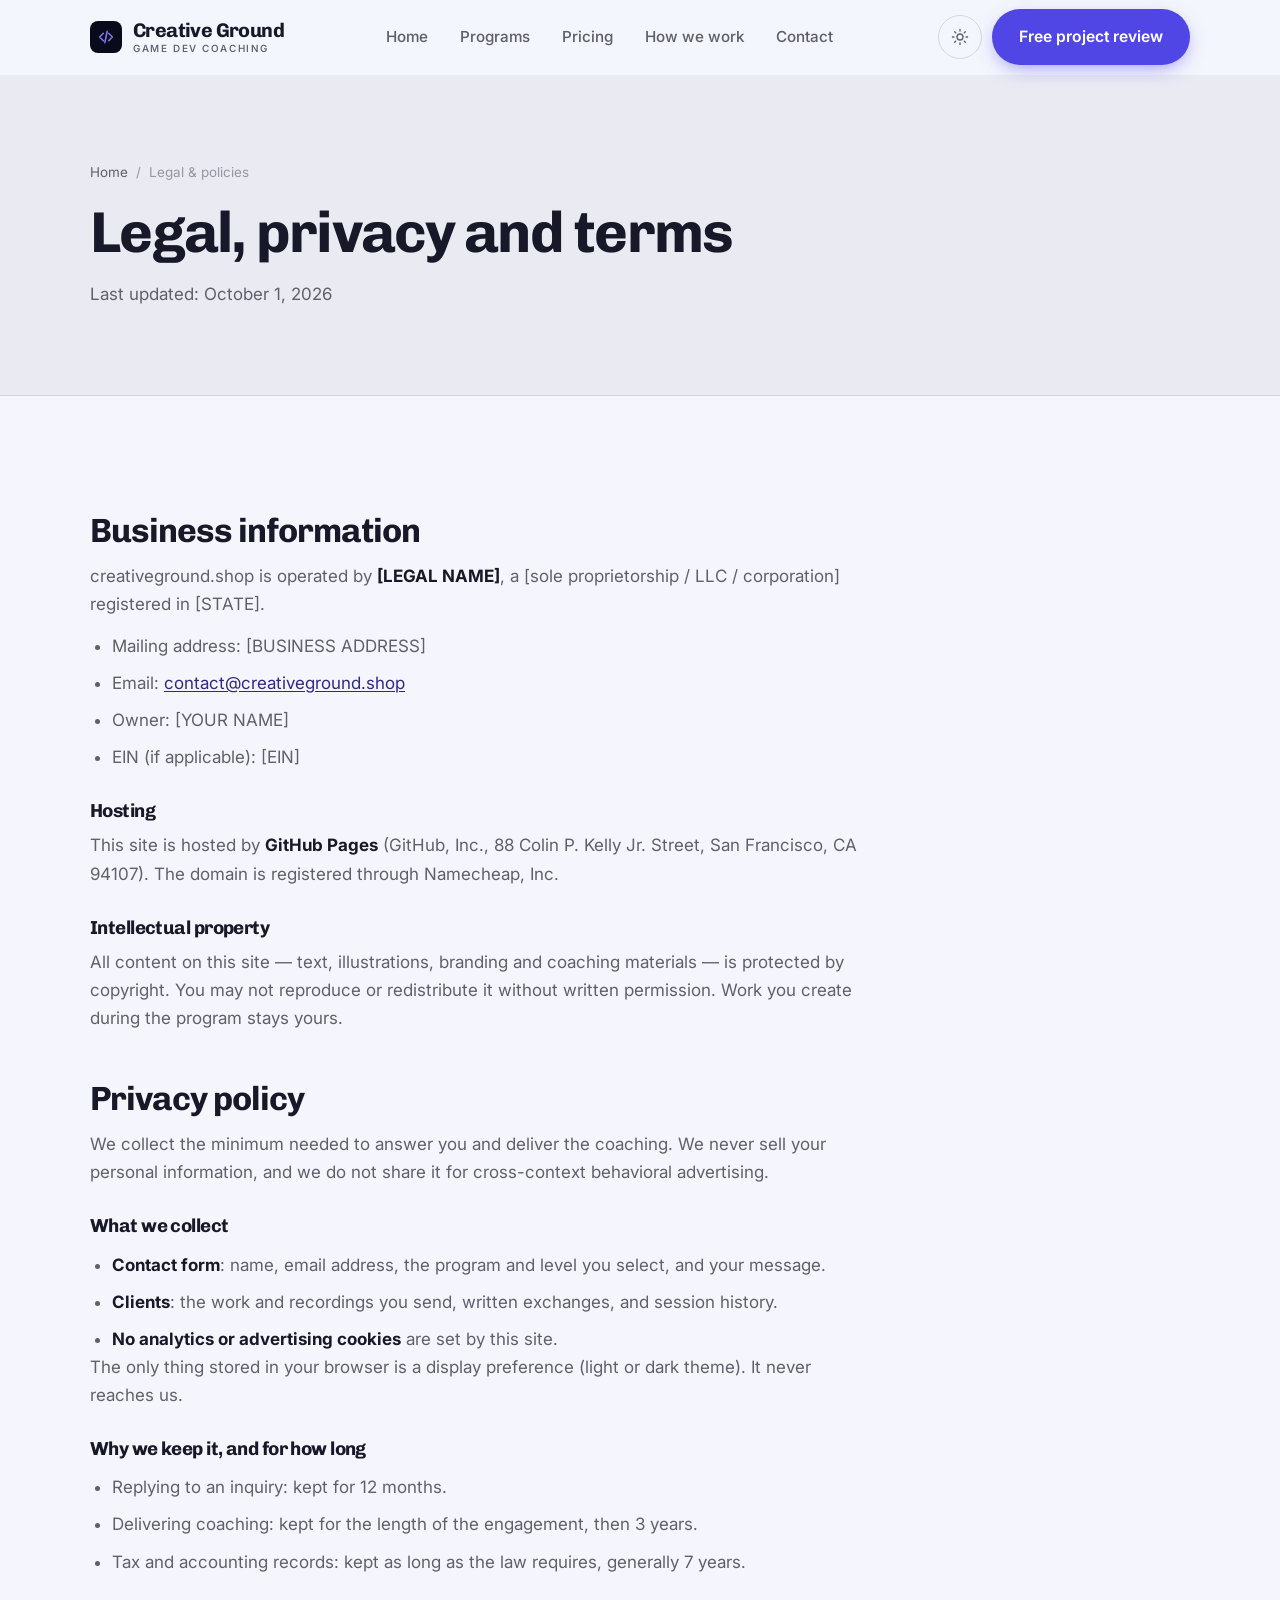
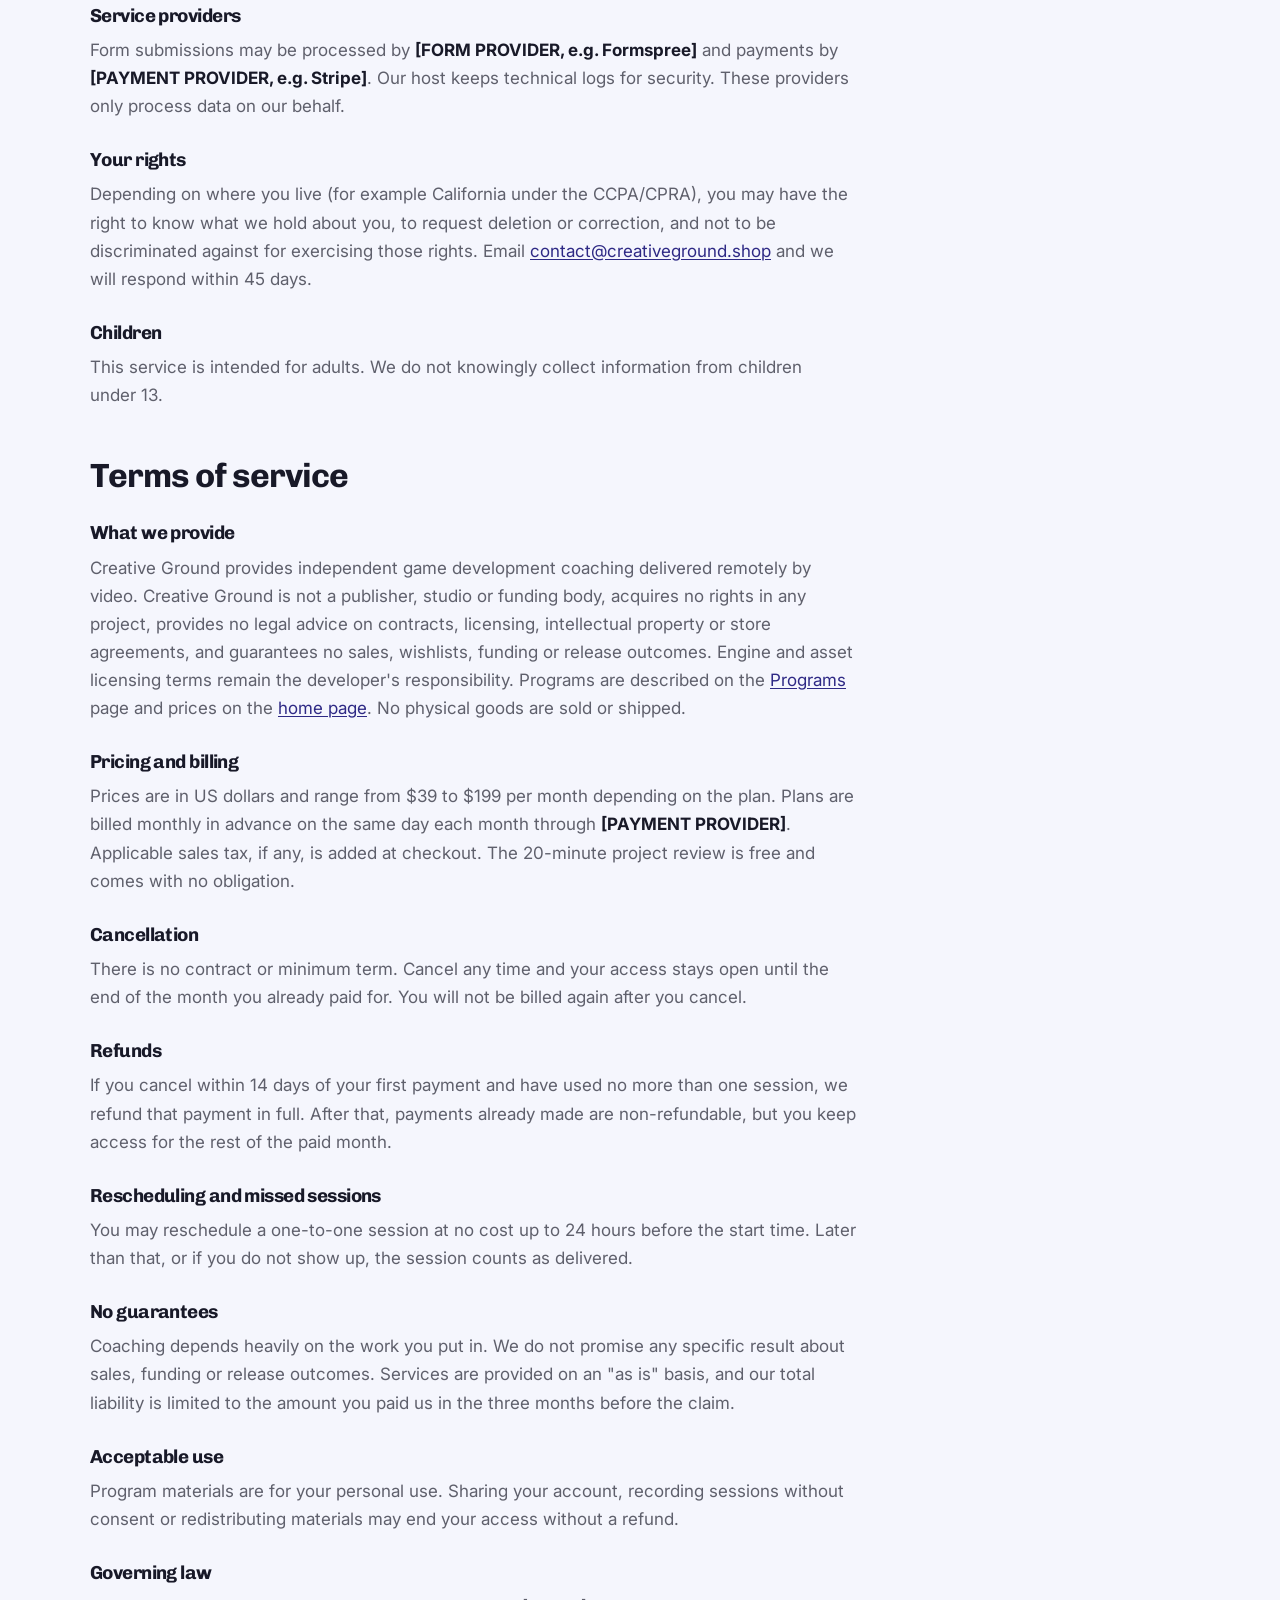
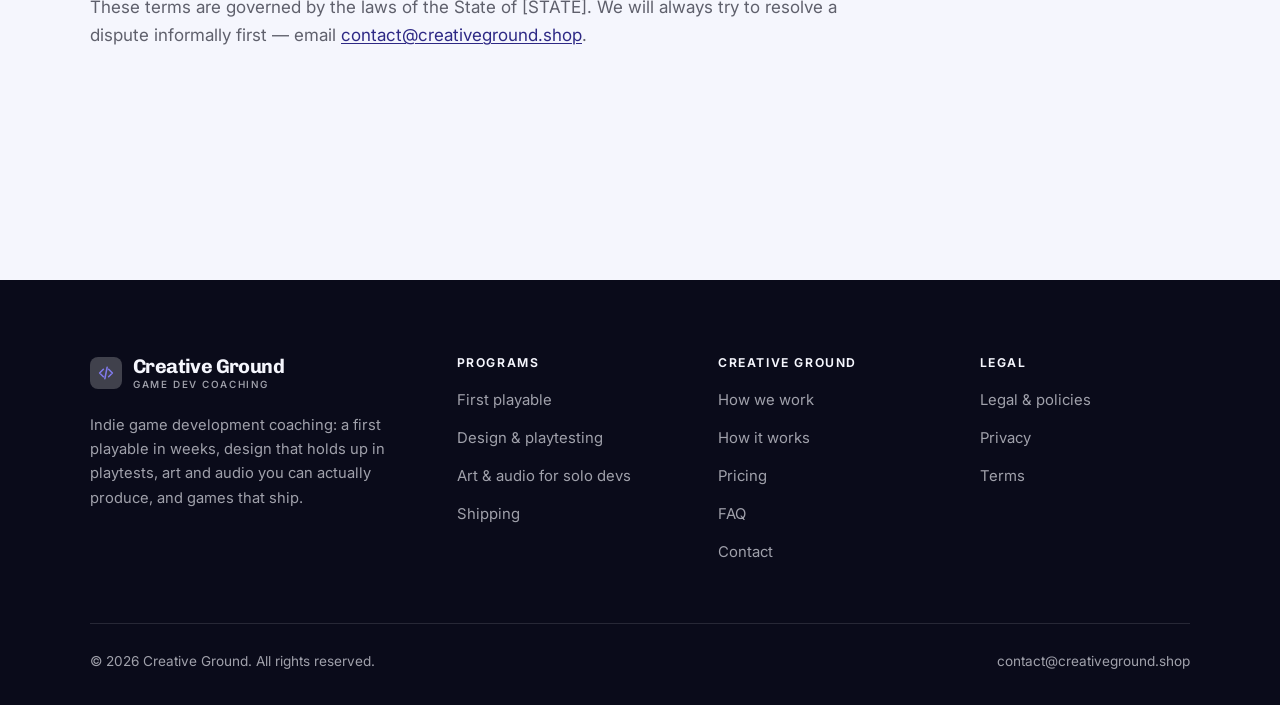
<file: legal.html>
<!DOCTYPE html>
<html lang="en" class="no-js">
<head>
<meta charset="utf-8">
<meta name="viewport" content="width=device-width, initial-scale=1">
<title>Legal, privacy and terms — Creative Ground</title>
<meta name="description" content="Business information, privacy policy and terms of service for Creative Ground.">
<meta name="robots" content="noindex">

<meta property="og:type" content="website">
<meta property="og:url" content="https://creativeground.shop/legal.html">
<meta property="og:site_name" content="Creative Ground">
<meta property="og:locale" content="en_US">
<meta property="og:title" content="Legal, privacy and terms — Creative Ground">
<meta property="og:description" content="Business information, privacy policy and terms of service for Creative Ground.">
<meta name="theme-color" content="#0a0b1a">

<link rel="icon" href="assets/img/favicon.svg" type="image/svg+xml">
<link rel="preconnect" href="https://fonts.googleapis.com">
<link rel="preconnect" href="https://fonts.gstatic.com" crossorigin>
<link rel="stylesheet" href="https://fonts.googleapis.com/css2?family=Chivo:wght@400..700&family=Inter:wght@400..700&display=swap">
<link rel="stylesheet" href="assets/css/style.css">

<!-- Thème appliqué avant le premier rendu (évite le flash) -->
<script>
document.documentElement.classList.remove('no-js');
(function(){try{var t=localStorage.getItem('site-theme');if(t){document.documentElement.setAttribute('data-theme',t);}}catch(e){}})();
</script>
</head>

<body>
<a class="skip-link" href="#main">Skip to main content</a>

<header class="site-header">
  <nav class="wrap nav" aria-label="Main navigation">
    <a class="brand" href="index.html">
      <svg class="brand__mark" viewBox="0 0 64 64" aria-hidden="true">
        <rect class="bm-bg" width="64" height="64" rx="16"/>
        <g class="bm-ic" transform="translate(14 14) scale(1.5)" fill="none" stroke-width="2.1" stroke-linecap="round" stroke-linejoin="round"><path d="M8.5 7 3.5 12l5 5M15.5 7l5 5-5 5M13.5 4.5l-3 15"/></g>
      </svg>
      <span>Creative Ground<span class="brand__sub">Game dev coaching</span></span>
    </a>

    <ul class="nav__links" id="nav-links">
      <li><a href="index.html">Home</a></li>
      <li><a href="programs.html">Programs</a></li>
      <li><a href="index.html#pricing">Pricing</a></li>
      <li><a href="about.html">How we work</a></li>
      <li><a href="contact.html">Contact</a></li>
      <li><a class="btn btn--primary" href="contact.html">Free project review</a></li>
    </ul>

    <div class="nav__cta">
      <button class="theme-toggle" type="button" aria-label="Switch to dark theme">
        <svg class="icon-sun" viewBox="0 0 24 24" fill="none" stroke="currentColor" stroke-width="1.8" stroke-linecap="round" aria-hidden="true"><circle cx="12" cy="12" r="4"/><path d="M12 2v2m0 16v2M2 12h2m16 0h2M4.9 4.9l1.4 1.4m11.4 11.4 1.4 1.4M19.1 4.9l-1.4 1.4M6.3 17.7l-1.4 1.4"/></svg>
        <svg class="icon-moon" viewBox="0 0 24 24" fill="none" stroke="currentColor" stroke-width="1.8" stroke-linecap="round" stroke-linejoin="round" aria-hidden="true"><path d="M21 12.8A9 9 0 1 1 11.2 3a7 7 0 0 0 9.8 9.8z"/></svg>
      </button>
      <a class="btn btn--primary" href="contact.html">Free project review</a>
      <button class="nav__toggle" type="button" aria-expanded="false" aria-controls="nav-links" aria-label="Open menu">
        <svg class="icon-open" viewBox="0 0 24 24" fill="none" stroke="currentColor" stroke-width="2" stroke-linecap="round" aria-hidden="true"><path d="M3 6h18M3 12h18M3 18h18"/></svg>
        <svg class="icon-close" viewBox="0 0 24 24" fill="none" stroke="currentColor" stroke-width="2" stroke-linecap="round" aria-hidden="true"><path d="M6 6l12 12M18 6L6 18"/></svg>
      </button>
    </div>
  </nav>
</header>

<main id="main">

<section class="page-head">
  <div class="wrap">
    <nav class="breadcrumb" aria-label="Breadcrumb">
      <a href="index.html">Home</a><span>/</span><span aria-current="page">Legal &amp; policies</span>
    </nav>
    <h1>Legal, privacy and terms</h1>
    <p>Last updated: <time datetime="2026-10-01">October 1, 2026</time></p>
  </div>
</section>

<section class="section wrap">
  <div class="prose">

    <!--
      TO DO: this is a skeleton, not legal advice. Replace every [BRACKET] with
      your real details before selling, and have a lawyer review it if you can.
      Consumer protection rules differ by state.
    -->

    <h2 id="business">Business information</h2>
    <p>
      creativeground.shop is operated by <strong>[LEGAL NAME]</strong>, a [sole proprietorship / LLC / corporation]
      registered in [STATE].
    </p>
    <ul>
      <li>Mailing address: [BUSINESS ADDRESS]</li>
      <li>Email: <a href="mailto:contact@creativeground.shop">contact@creativeground.shop</a></li>
      <li>Owner: [YOUR NAME]</li>
      <li>EIN (if applicable): [EIN]</li>
    </ul>

    <h3>Hosting</h3>
    <p>
      This site is hosted by <strong>GitHub Pages</strong> (GitHub, Inc., 88 Colin P. Kelly Jr. Street,
      San Francisco, CA 94107). The domain is registered through Namecheap, Inc.
    </p>

    <h3>Intellectual property</h3>
    <p>
      All content on this site — text, illustrations, branding and coaching materials — is protected by
      copyright. You may not reproduce or redistribute it without written permission. Work you create during
      the program stays yours.
    </p>

    <h2 id="privacy">Privacy policy</h2>
    <p>
      We collect the minimum needed to answer you and deliver the coaching. We never sell your personal
      information, and we do not share it for cross-context behavioral advertising.
    </p>
    <h3>What we collect</h3>
    <ul>
      <li><strong>Contact form</strong>: name, email address, the program and level you select, and your message.</li>
      <li><strong>Clients</strong>: the work and recordings you send, written exchanges, and session history.</li>
      <li><strong>No analytics or advertising cookies</strong> are set by this site.</li>
    </ul>
    <p>
      The only thing stored in your browser is a display preference (light or dark theme). It never reaches us.
    </p>
    <h3>Why we keep it, and for how long</h3>
    <ul>
      <li>Replying to an inquiry: kept for 12 months.</li>
      <li>Delivering coaching: kept for the length of the engagement, then 3 years.</li>
      <li>Tax and accounting records: kept as long as the law requires, generally 7 years.</li>
    </ul>
    <h3>Service providers</h3>
    <p>
      Form submissions may be processed by <strong>[FORM PROVIDER, e.g. Formspree]</strong> and payments by
      <strong>[PAYMENT PROVIDER, e.g. Stripe]</strong>. Our host keeps technical logs for security. These
      providers only process data on our behalf.
    </p>
    <h3>Your rights</h3>
    <p>
      Depending on where you live (for example California under the CCPA/CPRA), you may have the right to
      know what we hold about you, to request deletion or correction, and not to be discriminated against for
      exercising those rights. Email <a href="mailto:contact@creativeground.shop">contact@creativeground.shop</a> and we will respond within 45 days.
    </p>
    <h3>Children</h3>
    <p>
      This service is intended for adults. We do not knowingly collect information from children under 13.
    </p>

    <h2 id="terms">Terms of service</h2>
    <h3>What we provide</h3>
    <p>
      Creative Ground provides independent game development coaching delivered remotely by video. Creative Ground is not a publisher, studio or funding body, acquires no rights in any project, provides no legal advice on contracts, licensing, intellectual property or store agreements, and guarantees no sales, wishlists, funding or release outcomes. Engine and asset licensing terms remain the developer's responsibility. Programs are described on the
      <a href="programs.html">Programs</a> page and prices on the <a href="index.html#pricing">home page</a>.
      No physical goods are sold or shipped.
    </p>
    <h3>Pricing and billing</h3>
    <p>
      Prices are in US dollars and range from $39 to $199 per month
      depending on the plan. Plans are billed monthly in advance on the same day each month through
      <strong>[PAYMENT PROVIDER]</strong>. Applicable sales tax, if any, is added at checkout.
      The 20-minute project review is free and comes with no obligation.
    </p>
    <h3>Cancellation</h3>
    <p>
      There is no contract or minimum term. Cancel any time and your access stays open until the end of the
      month you already paid for. You will not be billed again after you cancel.
    </p>
    <h3>Refunds</h3>
    <p>
      If you cancel within 14 days of your first payment and have used no more than one session, we refund
      that payment in full. After that, payments already made are non-refundable, but you keep access for the
      rest of the paid month.
    </p>
    <h3>Rescheduling and missed sessions</h3>
    <p>
      You may reschedule a one-to-one session at no cost up to 24 hours before the start time. Later than
      that, or if you do not show up, the session counts as delivered.
    </p>
    <h3>No guarantees</h3>
    <p>
      Coaching depends heavily on the work you put in. We do not promise any specific result
      about sales, funding or release outcomes. Services are provided on an "as is" basis, and our total
      liability is limited to the amount you paid us in the three months before the claim.
    </p>
    <h3>Acceptable use</h3>
    <p>
      Program materials are for your personal use. Sharing your account, recording sessions without consent
      or redistributing materials may end your access without a refund.
    </p>
    <h3>Governing law</h3>
    <p>
      These terms are governed by the laws of the State of [STATE]. We will always try to resolve a dispute
      informally first — email <a href="mailto:contact@creativeground.shop">contact@creativeground.shop</a>.
    </p>

  </div>
</section>

</main>

<footer class="site-footer">
  <div class="wrap">
    <div class="footer__grid">
      <div class="footer__brand">
        <a class="brand" href="index.html">
          <svg class="brand__mark" viewBox="0 0 64 64" aria-hidden="true">
        <rect class="bm-bg" width="64" height="64" rx="16"/>
        <g class="bm-ic" transform="translate(14 14) scale(1.5)" fill="none" stroke-width="2.1" stroke-linecap="round" stroke-linejoin="round"><path d="M8.5 7 3.5 12l5 5M15.5 7l5 5-5 5M13.5 4.5l-3 15"/></g>
      </svg>
          <span>Creative Ground<span class="brand__sub">Game dev coaching</span></span>
        </a>
        <p>Indie game development coaching: a first playable in weeks, design that holds up in playtests, art and audio you can actually produce, and games that ship.</p>
      </div>

      <div class="footer__col">
        <h4>Programs</h4>
        <ul>
          <li><a href="programs.html#playable">First playable</a></li>
          <li><a href="programs.html#design">Design &amp; playtesting</a></li>
          <li><a href="programs.html#art">Art &amp; audio for solo devs</a></li>
          <li><a href="programs.html#ship">Shipping</a></li>
        </ul>
      </div>

      <div class="footer__col">
        <h4>Creative Ground</h4>
        <ul>
          <li><a href="about.html">How we work</a></li>
          <li><a href="index.html#how-it-works">How it works</a></li>
          <li><a href="index.html#pricing">Pricing</a></li>
          <li><a href="index.html#faq">FAQ</a></li>
          <li><a href="contact.html">Contact</a></li>
        </ul>
      </div>

      <div class="footer__col">
        <h4>Legal</h4>
        <ul>
          <li><a href="legal.html">Legal &amp; policies</a></li>
          <li><a href="legal.html#privacy">Privacy</a></li>
          <li><a href="legal.html#terms">Terms</a></li>
        </ul>
      </div>
    </div>

    <div class="footer__bottom">
      <p>© <span data-year>2026</span> Creative Ground. All rights reserved.</p>
      <p><a href="mailto:contact@creativeground.shop">contact@creativeground.shop</a></p>
    </div>
  </div>
</footer>

<script src="assets/js/main.js" defer></script>
</body>
</html>
</file>
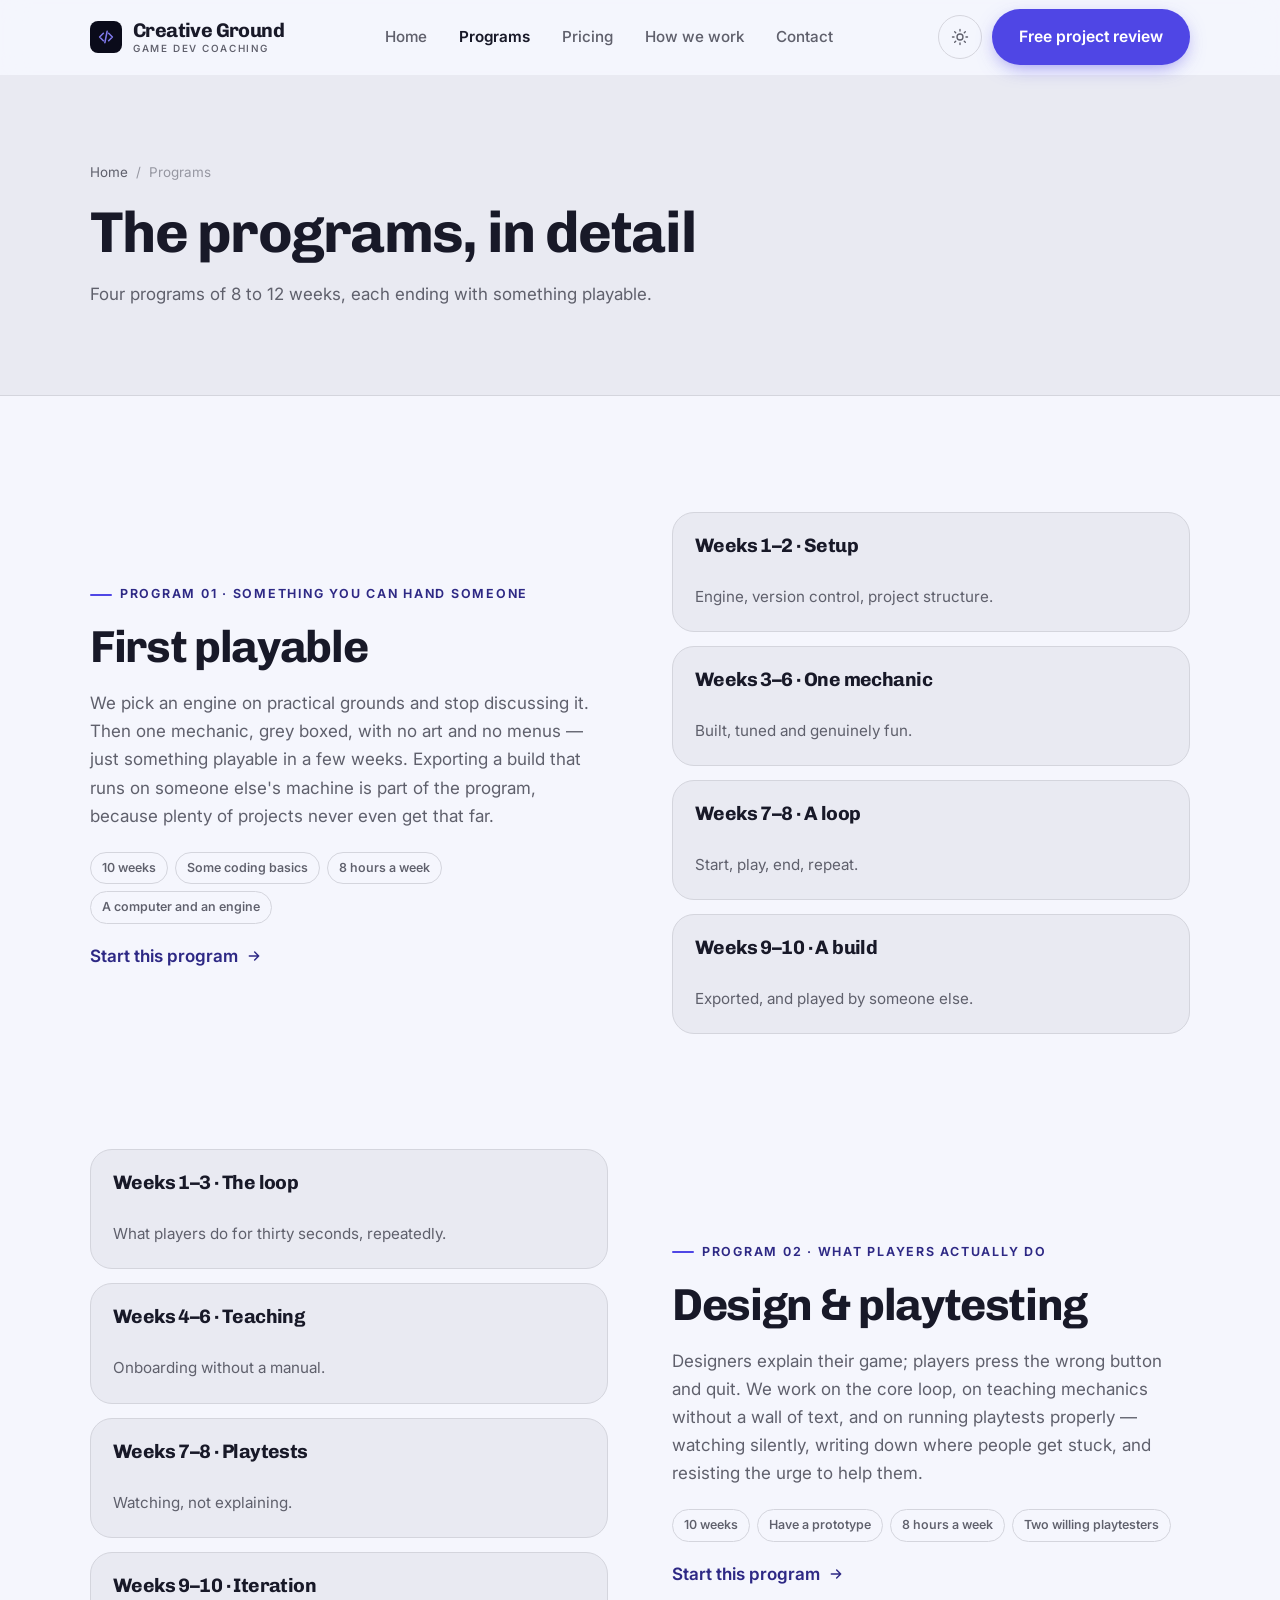
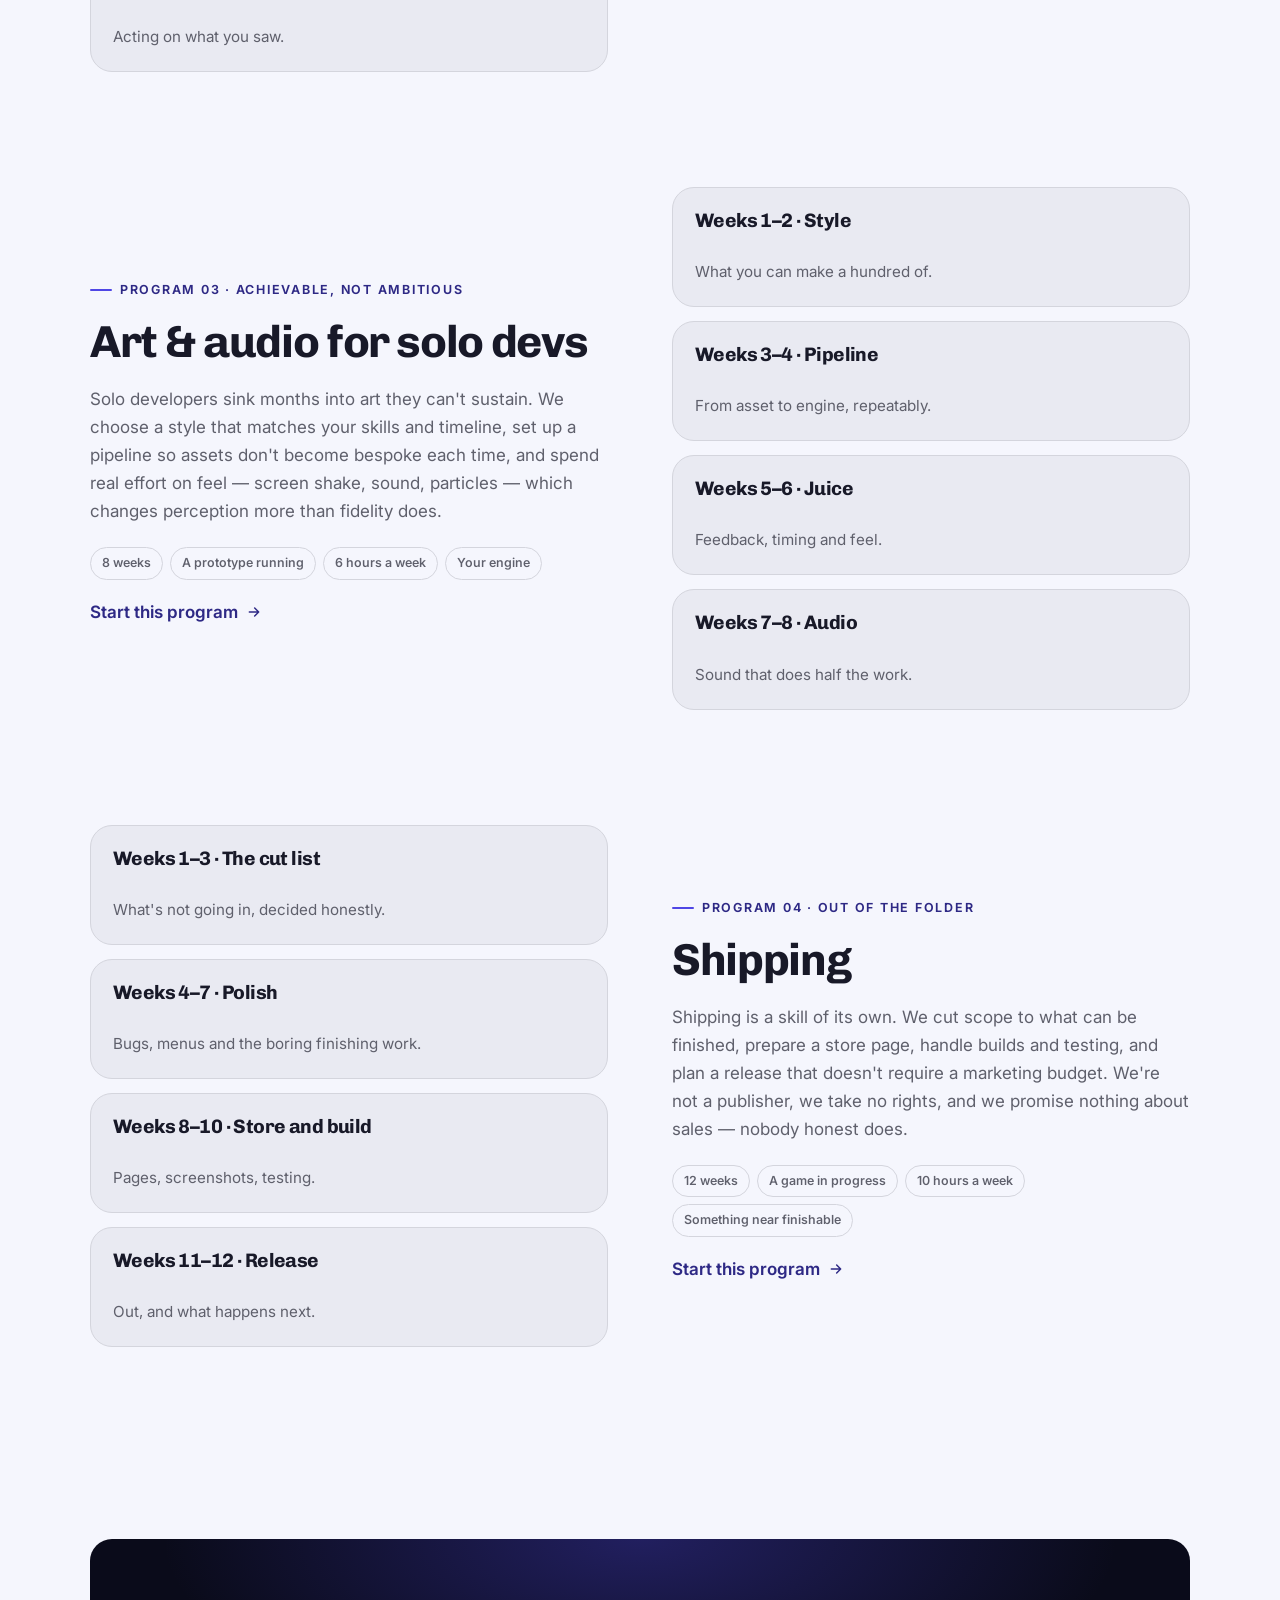
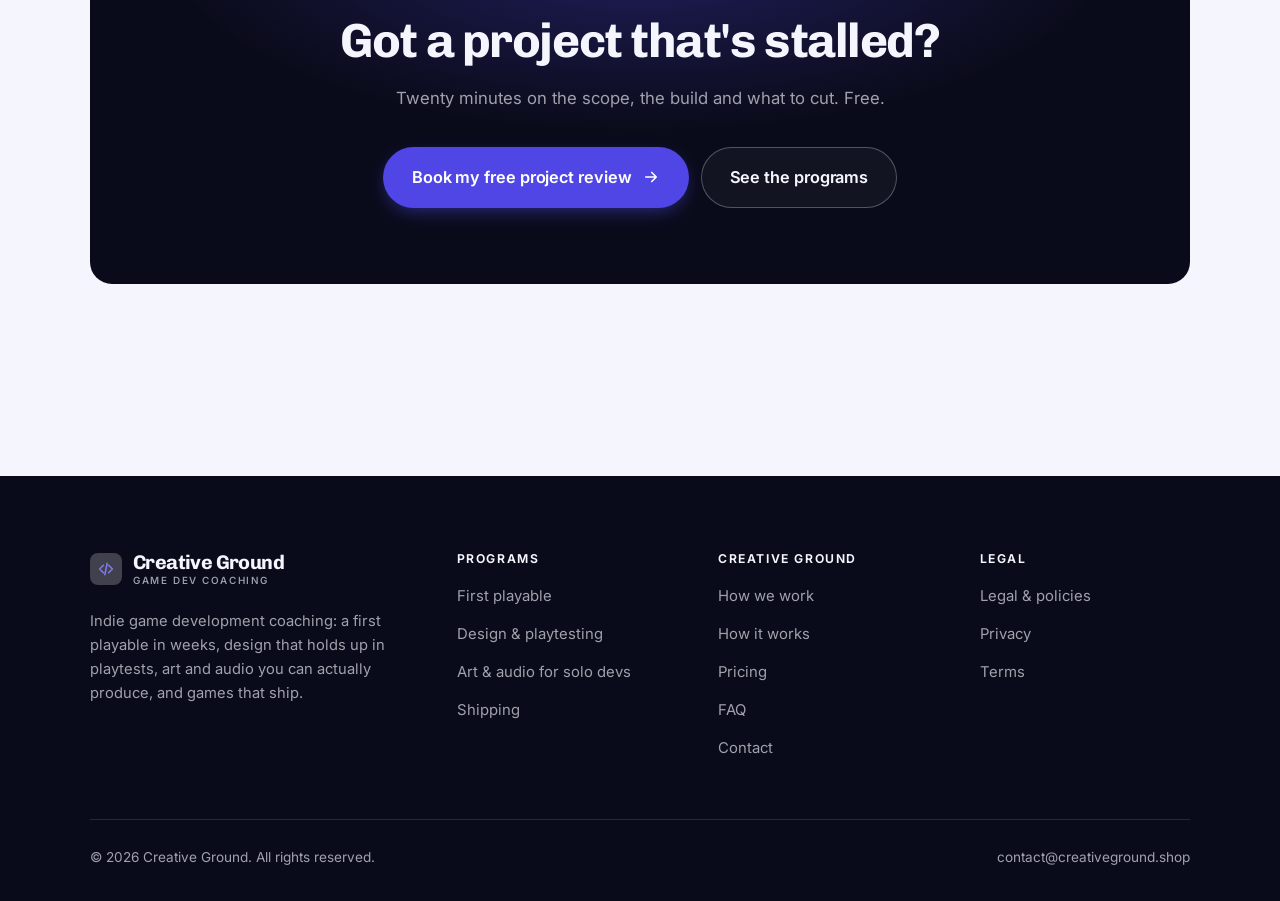
<file: programs.html>
<!DOCTYPE html>
<html lang="en" class="no-js">
<head>
<meta charset="utf-8">
<meta name="viewport" content="width=device-width, initial-scale=1">
<title>Programs — Creative Ground</title>
<meta name="description" content="Game development coaching programs: first playable, design and playtesting, art and audio for solo devs, shipping.">
<link rel="canonical" href="https://creativeground.shop/programs.html">

<meta property="og:type" content="website">
<meta property="og:url" content="https://creativeground.shop/programs.html">
<meta property="og:site_name" content="Creative Ground">
<meta property="og:locale" content="en_US">
<meta property="og:title" content="Programs — Creative Ground">
<meta property="og:description" content="Game development coaching programs: first playable, design and playtesting, art and audio for solo devs, shipping.">
<meta name="theme-color" content="#0a0b1a">

<link rel="icon" href="assets/img/favicon.svg" type="image/svg+xml">
<link rel="preconnect" href="https://fonts.googleapis.com">
<link rel="preconnect" href="https://fonts.gstatic.com" crossorigin>
<link rel="stylesheet" href="https://fonts.googleapis.com/css2?family=Chivo:wght@400..700&family=Inter:wght@400..700&display=swap">
<link rel="stylesheet" href="assets/css/style.css">

<!-- Thème appliqué avant le premier rendu (évite le flash) -->
<script>
document.documentElement.classList.remove('no-js');
(function(){try{var t=localStorage.getItem('site-theme');if(t){document.documentElement.setAttribute('data-theme',t);}}catch(e){}})();
</script>
</head>

<body>
<a class="skip-link" href="#main">Skip to main content</a>

<header class="site-header">
  <nav class="wrap nav" aria-label="Main navigation">
    <a class="brand" href="index.html">
      <svg class="brand__mark" viewBox="0 0 64 64" aria-hidden="true">
        <rect class="bm-bg" width="64" height="64" rx="16"/>
        <g class="bm-ic" transform="translate(14 14) scale(1.5)" fill="none" stroke-width="2.1" stroke-linecap="round" stroke-linejoin="round"><path d="M8.5 7 3.5 12l5 5M15.5 7l5 5-5 5M13.5 4.5l-3 15"/></g>
      </svg>
      <span>Creative Ground<span class="brand__sub">Game dev coaching</span></span>
    </a>

    <ul class="nav__links" id="nav-links">
      <li><a href="index.html">Home</a></li>
      <li><a href="programs.html" aria-current="page">Programs</a></li>
      <li><a href="index.html#pricing">Pricing</a></li>
      <li><a href="about.html">How we work</a></li>
      <li><a href="contact.html">Contact</a></li>
      <li><a class="btn btn--primary" href="contact.html">Free project review</a></li>
    </ul>

    <div class="nav__cta">
      <button class="theme-toggle" type="button" aria-label="Switch to dark theme">
        <svg class="icon-sun" viewBox="0 0 24 24" fill="none" stroke="currentColor" stroke-width="1.8" stroke-linecap="round" aria-hidden="true"><circle cx="12" cy="12" r="4"/><path d="M12 2v2m0 16v2M2 12h2m16 0h2M4.9 4.9l1.4 1.4m11.4 11.4 1.4 1.4M19.1 4.9l-1.4 1.4M6.3 17.7l-1.4 1.4"/></svg>
        <svg class="icon-moon" viewBox="0 0 24 24" fill="none" stroke="currentColor" stroke-width="1.8" stroke-linecap="round" stroke-linejoin="round" aria-hidden="true"><path d="M21 12.8A9 9 0 1 1 11.2 3a7 7 0 0 0 9.8 9.8z"/></svg>
      </button>
      <a class="btn btn--primary" href="contact.html">Free project review</a>
      <button class="nav__toggle" type="button" aria-expanded="false" aria-controls="nav-links" aria-label="Open menu">
        <svg class="icon-open" viewBox="0 0 24 24" fill="none" stroke="currentColor" stroke-width="2" stroke-linecap="round" aria-hidden="true"><path d="M3 6h18M3 12h18M3 18h18"/></svg>
        <svg class="icon-close" viewBox="0 0 24 24" fill="none" stroke="currentColor" stroke-width="2" stroke-linecap="round" aria-hidden="true"><path d="M6 6l12 12M18 6L6 18"/></svg>
      </button>
    </div>
  </nav>
</header>

<main id="main">

<section class="page-head">
  <div class="wrap">
    <nav class="breadcrumb" aria-label="Breadcrumb">
      <a href="index.html">Home</a><span>/</span><span aria-current="page">Programs</span>
    </nav>
    <h1>The programs, in detail</h1>
    <p>Four programs of 8 to 12 weeks, each ending with something playable.</p>
  </div>
</section>

<section class="section wrap" id="playable">
  <div class="split reveal">
    <div>
      <span class="eyebrow">Program 01 · Something you can hand someone</span>
      <h2>First playable</h2>
      <p>We pick an engine on practical grounds and stop discussing it. Then one mechanic, grey boxed, with no art and no menus — just something playable in a few weeks. Exporting a build that runs on someone else's machine is part of the program, because plenty of projects never even get that far.</p>
      <ul class="tags"><li>10 weeks</li><li>Some coding basics</li><li>8 hours a week</li><li>A computer and an engine</li></ul>
      <p><a class="arrow-link" href="contact.html">Start this program <svg viewBox="0 0 24 24" fill="none" stroke="currentColor" stroke-width="2.2" stroke-linecap="round" stroke-linejoin="round" aria-hidden="true"><path d="M5 12h14M13 6l6 6-6 6"/></svg></a></p>
    </div>
    <div class="grid grid--2 grid--tight">
      <article class="card card--sm">
        <h3>Weeks 1–2 · Setup</h3>
        <p>Engine, version control, project structure.</p>
      </article>
      <article class="card card--sm">
        <h3>Weeks 3–6 · One mechanic</h3>
        <p>Built, tuned and genuinely fun.</p>
      </article>
      <article class="card card--sm">
        <h3>Weeks 7–8 · A loop</h3>
        <p>Start, play, end, repeat.</p>
      </article>
      <article class="card card--sm">
        <h3>Weeks 9–10 · A build</h3>
        <p>Exported, and played by someone else.</p>
      </article>
    </div>
  </div>
</section>

<section class="section section--flush wrap" id="design">
  <div class="split reveal">
    <div class="grid grid--2 grid--tight">
      <article class="card card--sm">
        <h3>Weeks 1–3 · The loop</h3>
        <p>What players do for thirty seconds, repeatedly.</p>
      </article>
      <article class="card card--sm">
        <h3>Weeks 4–6 · Teaching</h3>
        <p>Onboarding without a manual.</p>
      </article>
      <article class="card card--sm">
        <h3>Weeks 7–8 · Playtests</h3>
        <p>Watching, not explaining.</p>
      </article>
      <article class="card card--sm">
        <h3>Weeks 9–10 · Iteration</h3>
        <p>Acting on what you saw.</p>
      </article>
    </div>
    <div>
      <span class="eyebrow">Program 02 · What players actually do</span>
      <h2>Design &amp; playtesting</h2>
      <p>Designers explain their game; players press the wrong button and quit. We work on the core loop, on teaching mechanics without a wall of text, and on running playtests properly — watching silently, writing down where people get stuck, and resisting the urge to help them.</p>
      <ul class="tags"><li>10 weeks</li><li>Have a prototype</li><li>8 hours a week</li><li>Two willing playtesters</li></ul>
      <p><a class="arrow-link" href="contact.html">Start this program <svg viewBox="0 0 24 24" fill="none" stroke="currentColor" stroke-width="2.2" stroke-linecap="round" stroke-linejoin="round" aria-hidden="true"><path d="M5 12h14M13 6l6 6-6 6"/></svg></a></p>
    </div>
  </div>
</section>

<section class="section section--flush wrap" id="art">
  <div class="split reveal">
    <div>
      <span class="eyebrow">Program 03 · Achievable, not ambitious</span>
      <h2>Art &amp; audio for solo devs</h2>
      <p>Solo developers sink months into art they can't sustain. We choose a style that matches your skills and timeline, set up a pipeline so assets don't become bespoke each time, and spend real effort on feel — screen shake, sound, particles — which changes perception more than fidelity does.</p>
      <ul class="tags"><li>8 weeks</li><li>A prototype running</li><li>6 hours a week</li><li>Your engine</li></ul>
      <p><a class="arrow-link" href="contact.html">Start this program <svg viewBox="0 0 24 24" fill="none" stroke="currentColor" stroke-width="2.2" stroke-linecap="round" stroke-linejoin="round" aria-hidden="true"><path d="M5 12h14M13 6l6 6-6 6"/></svg></a></p>
    </div>
    <div class="grid grid--2 grid--tight">
      <article class="card card--sm">
        <h3>Weeks 1–2 · Style</h3>
        <p>What you can make a hundred of.</p>
      </article>
      <article class="card card--sm">
        <h3>Weeks 3–4 · Pipeline</h3>
        <p>From asset to engine, repeatably.</p>
      </article>
      <article class="card card--sm">
        <h3>Weeks 5–6 · Juice</h3>
        <p>Feedback, timing and feel.</p>
      </article>
      <article class="card card--sm">
        <h3>Weeks 7–8 · Audio</h3>
        <p>Sound that does half the work.</p>
      </article>
    </div>
  </div>
</section>

<section class="section section--flush wrap" id="ship">
  <div class="split reveal">
    <div class="grid grid--2 grid--tight">
      <article class="card card--sm">
        <h3>Weeks 1–3 · The cut list</h3>
        <p>What's not going in, decided honestly.</p>
      </article>
      <article class="card card--sm">
        <h3>Weeks 4–7 · Polish</h3>
        <p>Bugs, menus and the boring finishing work.</p>
      </article>
      <article class="card card--sm">
        <h3>Weeks 8–10 · Store and build</h3>
        <p>Pages, screenshots, testing.</p>
      </article>
      <article class="card card--sm">
        <h3>Weeks 11–12 · Release</h3>
        <p>Out, and what happens next.</p>
      </article>
    </div>
    <div>
      <span class="eyebrow">Program 04 · Out of the folder</span>
      <h2>Shipping</h2>
      <p>Shipping is a skill of its own. We cut scope to what can be finished, prepare a store page, handle builds and testing, and plan a release that doesn't require a marketing budget. We're not a publisher, we take no rights, and we promise nothing about sales — nobody honest does.</p>
      <ul class="tags"><li>12 weeks</li><li>A game in progress</li><li>10 hours a week</li><li>Something near finishable</li></ul>
      <p><a class="arrow-link" href="contact.html">Start this program <svg viewBox="0 0 24 24" fill="none" stroke="currentColor" stroke-width="2.2" stroke-linecap="round" stroke-linejoin="round" aria-hidden="true"><path d="M5 12h14M13 6l6 6-6 6"/></svg></a></p>
    </div>
  </div>
</section>

<section class="wrap section--tight">
  <div class="cta-band reveal">
    <h2>Got a project that's stalled?</h2>
    <p>Twenty minutes on the scope, the build and what to cut. Free.</p>
    <div class="hero__actions">
      <a class="btn btn--primary btn--lg" href="contact.html">Book my free project review <svg viewBox="0 0 24 24" fill="none" stroke="currentColor" stroke-width="2.2" stroke-linecap="round" stroke-linejoin="round" aria-hidden="true"><path d="M5 12h14M13 6l6 6-6 6"/></svg></a>
      <a class="btn btn--on-dark btn--lg" href="programs.html">See the programs</a>
    </div>
  </div>
</section>

</main>

<footer class="site-footer">
  <div class="wrap">
    <div class="footer__grid">
      <div class="footer__brand">
        <a class="brand" href="index.html">
          <svg class="brand__mark" viewBox="0 0 64 64" aria-hidden="true">
        <rect class="bm-bg" width="64" height="64" rx="16"/>
        <g class="bm-ic" transform="translate(14 14) scale(1.5)" fill="none" stroke-width="2.1" stroke-linecap="round" stroke-linejoin="round"><path d="M8.5 7 3.5 12l5 5M15.5 7l5 5-5 5M13.5 4.5l-3 15"/></g>
      </svg>
          <span>Creative Ground<span class="brand__sub">Game dev coaching</span></span>
        </a>
        <p>Indie game development coaching: a first playable in weeks, design that holds up in playtests, art and audio you can actually produce, and games that ship.</p>
      </div>

      <div class="footer__col">
        <h4>Programs</h4>
        <ul>
          <li><a href="programs.html#playable">First playable</a></li>
          <li><a href="programs.html#design">Design &amp; playtesting</a></li>
          <li><a href="programs.html#art">Art &amp; audio for solo devs</a></li>
          <li><a href="programs.html#ship">Shipping</a></li>
        </ul>
      </div>

      <div class="footer__col">
        <h4>Creative Ground</h4>
        <ul>
          <li><a href="about.html">How we work</a></li>
          <li><a href="index.html#how-it-works">How it works</a></li>
          <li><a href="index.html#pricing">Pricing</a></li>
          <li><a href="index.html#faq">FAQ</a></li>
          <li><a href="contact.html">Contact</a></li>
        </ul>
      </div>

      <div class="footer__col">
        <h4>Legal</h4>
        <ul>
          <li><a href="legal.html">Legal &amp; policies</a></li>
          <li><a href="legal.html#privacy">Privacy</a></li>
          <li><a href="legal.html#terms">Terms</a></li>
        </ul>
      </div>
    </div>

    <div class="footer__bottom">
      <p>© <span data-year>2026</span> Creative Ground. All rights reserved.</p>
      <p><a href="mailto:contact@creativeground.shop">contact@creativeground.shop</a></p>
    </div>
  </div>
</footer>

<script src="assets/js/main.js" defer></script>
</body>
</html>
</file>
<file: assets/css/style.css>
/* Creative Ground — couleurs et polices de la marque.
   Modifier ces valeurs suffit à changer l'identité visuelle de tout le site. */
:root {
  --c-accent:    #4f46e5;
  --c-on-accent: #ffffff;
  --c-ink:       #0a0b1a;
  --c-paper:     #f5f6fd;

  --accent-ink-light: color-mix(in srgb, var(--c-accent) 58%, black);
  --accent-on-dark:   color-mix(in srgb, var(--c-accent) 72%, white);

  --font-display: "Chivo", system-ui, -apple-system, "Segoe UI", sans-serif;
  --font-body: "Inter", system-ui, -apple-system, "Segoe UI", sans-serif;
  --display-weight: 700;
  --display-tracking: -.03em;
}

/* ==========================================================================
   Feuille de style commune aux sites de coaching
   Les couleurs de marque (--c-accent, --c-on-accent, --c-ink, --c-paper) et
   les polices sont définies juste au-dessus, par site. Tout le reste en dérive.
   ========================================================================== */

/* --------------------------------------------------------------------------
   1. Tokens dérivés
   -------------------------------------------------------------------------- */

:root {
  /* Thème clair */
  --paper:      var(--c-paper);
  --paper-2:    color-mix(in srgb, var(--c-paper) 95%, var(--c-ink));
  --paper-3:    color-mix(in srgb, var(--c-paper) 89%, var(--c-ink));
  --line:       color-mix(in srgb, var(--c-paper) 86%, var(--c-ink));
  --text:       color-mix(in srgb, var(--c-ink) 94%, var(--c-paper));
  --muted:      color-mix(in srgb, var(--c-ink) 64%, var(--c-paper));
  --accent:     var(--c-accent);
  --accent-600: color-mix(in srgb, var(--c-accent) 86%, black);
  --accent-ink: var(--accent-ink-light);
  --on-accent:  var(--c-on-accent);
  --ink:        var(--c-ink);
  --ink-soft:   color-mix(in srgb, var(--c-ink) 90%, white);
  --on-ink:     var(--c-paper);
  --on-ink-mut: color-mix(in srgb, var(--c-paper) 64%, var(--c-ink));
  --brand-bg:   var(--c-ink);

  /* Rayons */
  --r-sm: 8px;
  --r-md: 14px;
  --r-lg: 22px;
  --r-full: 999px;

  /* Ombres */
  --sh-1: 0 1px 2px rgba(0, 0, 0, .05), 0 2px 8px rgba(0, 0, 0, .04);
  --sh-2: 0 2px 4px rgba(0, 0, 0, .05), 0 12px 32px rgba(0, 0, 0, .09);
  --sh-3: 0 4px 8px rgba(0, 0, 0, .06), 0 24px 56px rgba(0, 0, 0, .14);

  /* Rythme */
  --gutter: clamp(16px, 4vw, 40px);
  --maxw: 1180px;
  --section-y: clamp(64px, 9vw, 124px);

  --ease: cubic-bezier(.22, .61, .36, 1);
}

/* Thème sombre — suit le système, sauf si l'utilisateur a choisi « clair » */
@media (prefers-color-scheme: dark) {
  :root:not([data-theme="light"]) {
    --paper:      var(--c-ink);
    --paper-2:    color-mix(in srgb, var(--c-ink) 92%, white);
    --paper-3:    color-mix(in srgb, var(--c-ink) 86%, white);
    --line:       color-mix(in srgb, var(--c-ink) 80%, white);
    --text:       color-mix(in srgb, var(--c-paper) 94%, var(--c-ink));
    --muted:      color-mix(in srgb, var(--c-paper) 66%, var(--c-ink));
    --accent-ink: var(--accent-on-dark);
    --ink:        color-mix(in srgb, var(--c-ink) 72%, black);
    --brand-bg:   color-mix(in srgb, var(--c-ink) 80%, white);
    --sh-1: 0 1px 2px rgba(0, 0, 0, .4), 0 2px 8px rgba(0, 0, 0, .3);
    --sh-2: 0 2px 4px rgba(0, 0, 0, .4), 0 12px 32px rgba(0, 0, 0, .45);
    --sh-3: 0 4px 8px rgba(0, 0, 0, .45), 0 24px 56px rgba(0, 0, 0, .55);
  }
}

/* Thème sombre — choix explicite */
:root[data-theme="dark"] {
  --paper:      var(--c-ink);
  --paper-2:    color-mix(in srgb, var(--c-ink) 92%, white);
  --paper-3:    color-mix(in srgb, var(--c-ink) 86%, white);
  --line:       color-mix(in srgb, var(--c-ink) 80%, white);
  --text:       color-mix(in srgb, var(--c-paper) 94%, var(--c-ink));
  --muted:      color-mix(in srgb, var(--c-paper) 66%, var(--c-ink));
  --accent-ink: var(--accent-on-dark);
  --ink:        color-mix(in srgb, var(--c-ink) 72%, black);
  --brand-bg:   color-mix(in srgb, var(--c-ink) 80%, white);
  --sh-1: 0 1px 2px rgba(0, 0, 0, .4), 0 2px 8px rgba(0, 0, 0, .3);
  --sh-2: 0 2px 4px rgba(0, 0, 0, .4), 0 12px 32px rgba(0, 0, 0, .45);
  --sh-3: 0 4px 8px rgba(0, 0, 0, .45), 0 24px 56px rgba(0, 0, 0, .55);
}

/* --------------------------------------------------------------------------
   2. Reset / base
   -------------------------------------------------------------------------- */

*, *::before, *::after { box-sizing: border-box; }

* { margin: 0; }

html {
  -webkit-text-size-adjust: 100%;
  scroll-behavior: smooth;
  scroll-padding-top: 88px;
}

body {
  background: var(--paper);
  color: var(--text);
  font-family: var(--font-body);
  font-size: 17px;
  line-height: 1.65;
  -webkit-font-smoothing: antialiased;
  text-rendering: optimizeLegibility;
  overflow-x: hidden;
}

img, svg, video { display: block; max-width: 100%; height: auto; }

a { color: inherit; text-decoration: none; }

button, input, textarea, select { font: inherit; color: inherit; }

h1, h2, h3, h4 {
  font-family: var(--font-display);
  font-weight: var(--display-weight);
  line-height: 1.08;
  letter-spacing: var(--display-tracking);
  text-wrap: balance;
}

p { text-wrap: pretty; }

:focus-visible {
  outline: 3px solid var(--accent);
  outline-offset: 3px;
  border-radius: 4px;
}

::selection { background: var(--accent); color: var(--on-accent); }

/* --------------------------------------------------------------------------
   3. Utilitaires de mise en page
   -------------------------------------------------------------------------- */

.wrap {
  width: 100%;
  max-width: var(--maxw);
  margin-inline: auto;
  padding-inline: var(--gutter);
}

.section { padding-block: var(--section-y); }
.section--flush { padding-top: 0; }
.section--tight { padding-block: clamp(48px, 6vw, 80px); }

.skip-link {
  position: absolute;
  left: 12px;
  top: -100px;
  z-index: 200;
  background: var(--accent);
  color: var(--on-accent);
  padding: 12px 20px;
  border-radius: var(--r-sm);
  font-weight: 600;
  transition: top .2s var(--ease);
}
.skip-link:focus { top: 12px; }

.eyebrow {
  display: inline-flex;
  align-items: center;
  gap: 8px;
  font-size: .78rem;
  font-weight: 650;
  letter-spacing: .14em;
  text-transform: uppercase;
  color: var(--accent-ink);
  margin-bottom: 18px;
}
.eyebrow::before {
  content: "";
  width: 22px;
  height: 2px;
  background: var(--accent);
  border-radius: 2px;
}

.section-head { max-width: 62ch; margin-bottom: clamp(36px, 5vw, 60px); }
.section-head h2 { font-size: clamp(2rem, 4.4vw, 3.1rem); }
.section-head p {
  margin-top: 18px;
  color: var(--muted);
  font-size: clamp(1rem, 1.6vw, 1.12rem);
  max-width: 58ch;
}

.section-head--center { margin-inline: auto; text-align: center; }
.section-head--center .eyebrow { justify-content: center; }
.section-head--center p { margin-inline: auto; }

/* --------------------------------------------------------------------------
   4. Boutons
   -------------------------------------------------------------------------- */

.btn {
  display: inline-flex;
  align-items: center;
  justify-content: center;
  gap: 10px;
  padding: 14px 26px;
  border: 1px solid transparent;
  border-radius: var(--r-full);
  font-weight: 620;
  font-size: .98rem;
  letter-spacing: -.005em;
  cursor: pointer;
  white-space: nowrap;
  transition: transform .18s var(--ease), background-color .18s var(--ease),
              border-color .18s var(--ease), box-shadow .18s var(--ease), color .18s var(--ease);
}
.btn:hover { transform: translateY(-2px); }
.btn:active { transform: translateY(0); }

.btn--primary {
  background: var(--accent);
  color: var(--on-accent);
  box-shadow: 0 6px 20px -6px color-mix(in srgb, var(--c-accent) 65%, transparent);
}
.btn--primary:hover {
  background: var(--accent-600);
  box-shadow: 0 12px 28px -8px color-mix(in srgb, var(--c-accent) 70%, transparent);
}

.btn--ghost {
  border-color: var(--line);
  background: transparent;
  color: var(--text);
}
.btn--ghost:hover { border-color: var(--accent); color: var(--accent-ink); }

.btn--on-dark {
  border-color: color-mix(in srgb, var(--c-paper) 28%, transparent);
  color: var(--on-ink);
  background: color-mix(in srgb, var(--c-paper) 4%, transparent);
}
.btn--on-dark:hover {
  border-color: color-mix(in srgb, var(--c-paper) 60%, transparent);
  background: color-mix(in srgb, var(--c-paper) 10%, transparent);
}

.btn--lg { padding: 16px 28px; font-size: 1.02rem; }
.btn--block { width: 100%; }

.btn svg { width: 18px; height: 18px; flex: none; }

@media (max-width: 420px) {
  .btn--lg { padding: 15px 22px; font-size: 1rem; white-space: normal; text-align: center; }
}

/* Lien fléché */
.arrow-link {
  display: inline-flex;
  align-items: center;
  gap: 8px;
  font-weight: 620;
  color: var(--accent-ink);
}
.arrow-link svg { width: 16px; height: 16px; transition: transform .18s var(--ease); }
.arrow-link:hover svg { transform: translateX(4px); }

/* --------------------------------------------------------------------------
   5. En-tête / navigation
   -------------------------------------------------------------------------- */

.site-header {
  position: sticky;
  top: 0;
  z-index: 100;
  background: color-mix(in srgb, var(--paper) 82%, transparent);
  backdrop-filter: saturate(180%) blur(14px);
  -webkit-backdrop-filter: saturate(180%) blur(14px);
  border-bottom: 1px solid transparent;
  transition: border-color .25s var(--ease), background-color .25s var(--ease);
}
.site-header.is-stuck {
  border-bottom-color: var(--line);
  background: color-mix(in srgb, var(--paper) 94%, transparent);
}

.nav {
  display: flex;
  align-items: center;
  justify-content: space-between;
  gap: 24px;
  height: 74px;
}

.brand {
  display: inline-flex;
  align-items: center;
  gap: 11px;
  font-family: var(--font-display);
  font-weight: var(--display-weight);
  font-size: 1.24rem;
  letter-spacing: var(--display-tracking);
  flex: none;
  line-height: 1.1;
}
.brand__mark { width: 32px; height: 32px; flex: none; }
.brand__mark .bm-bg { fill: var(--brand-bg); }
.brand__mark .bm-ic { stroke: var(--accent-on-dark); color: var(--accent-on-dark); }
.brand__sub {
  display: block;
  font-family: var(--font-body);
  font-size: .62rem;
  font-weight: 550;
  letter-spacing: .16em;
  text-transform: uppercase;
  color: var(--muted);
  margin-top: 1px;
}

.nav__links {
  display: flex;
  align-items: center;
  gap: 4px;
  list-style: none;
  padding: 0;
}
.nav__links a {
  display: block;
  padding: 9px 14px;
  border-radius: var(--r-full);
  font-size: .95rem;
  font-weight: 520;
  color: var(--muted);
  transition: color .16s var(--ease), background-color .16s var(--ease);
}
.nav__links a:hover { color: var(--text); background: var(--paper-2); }
.nav__links a[aria-current="page"] { color: var(--text); font-weight: 620; }
.nav__links .btn { display: none; }

.nav__cta { display: flex; align-items: center; gap: 10px; flex: none; }

.nav__toggle {
  display: none;
  width: 44px;
  height: 44px;
  align-items: center;
  justify-content: center;
  background: transparent;
  border: 1px solid var(--line);
  border-radius: var(--r-full);
  cursor: pointer;
}
.nav__toggle svg { width: 20px; height: 20px; }
.nav__toggle .icon-close { display: none; }
.nav__toggle[aria-expanded="true"] .icon-open { display: none; }
.nav__toggle[aria-expanded="true"] .icon-close { display: block; }

@media (max-width: 900px) {
  .nav__links, .nav__cta .btn { display: none; }
  .nav__toggle { display: inline-flex; }

  .nav__links {
    position: fixed;
    inset: 74px 0 auto;
    flex-direction: column;
    align-items: stretch;
    gap: 2px;
    padding: 20px var(--gutter) 32px;
    background: var(--paper);
    border-bottom: 1px solid var(--line);
    box-shadow: var(--sh-2);
  }
  .nav__links.is-open { display: flex; }
  .nav__links a { padding: 14px 4px; font-size: 1.1rem; border-radius: var(--r-sm); }
  .nav__links a.btn { display: inline-flex; margin-top: 14px; padding: 14px 26px; color: var(--on-accent); }
}

@media (max-width: 380px) {
  .brand__sub { display: none; }
}

/* Bouton de thème */
.theme-toggle {
  width: 44px;
  height: 44px;
  display: inline-flex;
  align-items: center;
  justify-content: center;
  background: transparent;
  border: 1px solid var(--line);
  border-radius: var(--r-full);
  cursor: pointer;
  color: var(--muted);
  transition: color .16s var(--ease), border-color .16s var(--ease);
}
.theme-toggle:hover { color: var(--text); border-color: var(--accent); }
.theme-toggle svg { width: 18px; height: 18px; }
.theme-toggle .icon-moon { display: none; }
:root[data-theme="dark"] .theme-toggle .icon-sun { display: none; }
:root[data-theme="dark"] .theme-toggle .icon-moon { display: block; }
@media (prefers-color-scheme: dark) {
  :root:not([data-theme="light"]) .theme-toggle .icon-sun { display: none; }
  :root:not([data-theme="light"]) .theme-toggle .icon-moon { display: block; }
}

/* --------------------------------------------------------------------------
   6. Hero
   -------------------------------------------------------------------------- */

.hero {
  position: relative;
  background: var(--ink);
  color: var(--on-ink);
  overflow: hidden;
  isolation: isolate;
}

/* Halo de couleur + grain léger */
.hero::before {
  content: "";
  position: absolute;
  inset: -30% -10% auto;
  height: 130%;
  background:
    radial-gradient(60% 55% at 78% 18%, color-mix(in srgb, var(--c-accent) 34%, transparent), transparent 62%),
    radial-gradient(48% 44% at 12% 88%, color-mix(in srgb, var(--c-accent) 16%, transparent), transparent 66%);
  z-index: -2;
  pointer-events: none;
}
.hero::after {
  content: "";
  position: absolute;
  inset: 0;
  background-image: url("data:image/svg+xml,%3Csvg xmlns='http://www.w3.org/2000/svg' width='160' height='160'%3E%3Cfilter id='n'%3E%3CfeTurbulence type='fractalNoise' baseFrequency='.85' numOctaves='3'/%3E%3C/filter%3E%3Crect width='160' height='160' filter='url(%23n)' opacity='.28'/%3E%3C/svg%3E");
  opacity: .45;
  mix-blend-mode: overlay;
  z-index: -1;
  pointer-events: none;
}

.hero__inner {
  display: grid;
  grid-template-columns: minmax(0, 1.05fr) minmax(0, .95fr);
  align-items: center;
  gap: clamp(32px, 5vw, 72px);
  padding-block: clamp(56px, 8vw, 110px);
}

.hero h1 {
  font-size: clamp(2.5rem, 6vw, 4.6rem);
  letter-spacing: calc(var(--display-tracking) * 1.4);
}
.hero h1 em {
  font-style: normal;
  color: var(--accent-on-dark);
  text-decoration: underline;
  text-decoration-color: color-mix(in srgb, var(--c-accent) 45%, transparent);
  text-decoration-thickness: .1em;
  text-underline-offset: .14em;
  text-decoration-skip-ink: none;
}

.hero__lede {
  margin-top: 22px;
  font-size: clamp(1.04rem, 1.9vw, 1.2rem);
  color: var(--on-ink-mut);
  max-width: 50ch;
}

.hero__actions {
  display: flex;
  flex-wrap: wrap;
  gap: 12px;
  margin-top: 34px;
}

.hero__eyebrow { color: var(--accent-on-dark); }
.hero__eyebrow::before { background: var(--accent-on-dark); }

/* Faits sur l'offre */
.hero__proof {
  display: grid;
  grid-template-columns: repeat(4, minmax(0, 1fr));
  gap: clamp(18px, 3vw, 32px);
  margin-top: 44px;
  padding: 26px 0 0;
  border-top: 1px solid color-mix(in srgb, var(--c-paper) 14%, transparent);
  list-style: none;
}
.stat__num {
  display: block;
  font-family: var(--font-display);
  font-size: clamp(1.5rem, 2.6vw, 2.05rem);
  font-weight: var(--display-weight);
  line-height: 1;
  letter-spacing: var(--display-tracking);
  white-space: nowrap;
}
.stat__label {
  display: block;
  margin-top: 7px;
  font-size: .82rem;
  line-height: 1.4;
  color: var(--on-ink-mut);
}

.hero__art svg { width: 100%; height: auto; border-radius: var(--r-lg); box-shadow: var(--sh-3); }

@media (max-width: 880px) {
  .hero__inner { grid-template-columns: 1fr; }
  .hero__art { order: -1; max-width: 560px; }
}
@media (max-width: 540px) {
  .hero__proof { grid-template-columns: repeat(2, minmax(0, 1fr)); }
}

/* --------------------------------------------------------------------------
   7. Bandeau défilant
   -------------------------------------------------------------------------- */

.marquee {
  background: var(--ink-soft);
  color: var(--on-ink-mut);
  border-top: 1px solid color-mix(in srgb, var(--c-paper) 8%, transparent);
  padding-block: 18px;
  overflow: hidden;
  white-space: nowrap;
  mask-image: linear-gradient(90deg, transparent, #000 8%, #000 92%, transparent);
  -webkit-mask-image: linear-gradient(90deg, transparent, #000 8%, #000 92%, transparent);
}
.marquee__track {
  display: inline-flex;
  gap: 42px;
  align-items: center;
  animation: marquee 38s linear infinite;
  font-size: .86rem;
  letter-spacing: .12em;
  text-transform: uppercase;
  font-weight: 560;
}
.marquee__track span { display: inline-flex; align-items: center; gap: 42px; }
.marquee__track span::after {
  content: "";
  width: 5px; height: 5px;
  border-radius: 50%;
  background: var(--accent);
  opacity: .8;
}
@keyframes marquee { to { transform: translateX(-50%); } }

/* --------------------------------------------------------------------------
   8. Grilles de cartes
   -------------------------------------------------------------------------- */

.grid {
  display: grid;
  gap: clamp(16px, 2.2vw, 26px);
}
.grid--2 { grid-template-columns: repeat(auto-fit, minmax(min(100%, 260px), 1fr)); }
.grid--3 { grid-template-columns: repeat(auto-fit, minmax(min(100%, 270px), 1fr)); }
.grid--4 { grid-template-columns: repeat(auto-fit, minmax(min(100%, 230px), 1fr)); }
.grid--tight { gap: 14px; }

.card {
  position: relative;
  display: flex;
  flex-direction: column;
  padding: 28px;
  background: var(--paper-2);
  border: 1px solid var(--line);
  border-radius: var(--r-lg);
  transition: transform .22s var(--ease), box-shadow .22s var(--ease), border-color .22s var(--ease);
}
a.card:hover, .card--lift:hover {
  transform: translateY(-5px);
  box-shadow: var(--sh-2);
  border-color: color-mix(in srgb, var(--c-accent) 45%, var(--line));
}
.card--sm { padding: 22px; }
.card--sm h3 { font-size: 1rem; }
.card__icon {
  width: 52px;
  height: 52px;
  display: grid;
  place-items: center;
  border-radius: var(--r-md);
  background: color-mix(in srgb, var(--c-accent) 15%, transparent);
  color: var(--accent-ink);
  margin-bottom: 20px;
}
.card__icon svg { width: 26px; height: 26px; }
.card h3 { font-size: 1.22rem; margin-bottom: 10px; }
.card p { color: var(--muted); font-size: .95rem; }
.card .arrow-link { margin-top: auto; padding-top: 18px; font-size: .92rem; }

.tags {
  list-style: none;
  padding: 0;
  margin: 18px 0 0;
  display: flex;
  flex-wrap: wrap;
  gap: 7px;
}
.tags li {
  font-size: .78rem;
  font-weight: 560;
  padding: 5px 11px;
  border-radius: var(--r-full);
  background: var(--paper);
  border: 1px solid var(--line);
  color: var(--muted);
}

/* --------------------------------------------------------------------------
   9. Méthode (étapes)
   -------------------------------------------------------------------------- */

.steps { counter-reset: step; }
.step {
  position: relative;
  padding: 30px 26px 26px;
  background: var(--paper);
  border: 1px solid var(--line);
  border-radius: var(--r-lg);
}
.step::before {
  counter-increment: step;
  content: "0" counter(step);
  display: block;
  font-family: var(--font-display);
  font-size: 2.6rem;
  font-weight: var(--display-weight);
  line-height: 1;
  letter-spacing: var(--display-tracking);
  color: color-mix(in srgb, var(--c-accent) 55%, var(--paper));
  margin-bottom: 16px;
}
.step h3 { font-size: 1.12rem; margin-bottom: 9px; }
.step p { color: var(--muted); font-size: .93rem; }

/* --------------------------------------------------------------------------
   10. Tarifs
   -------------------------------------------------------------------------- */

.plans { align-items: start; }

.plan {
  display: flex;
  flex-direction: column;
  padding: 32px 28px;
  background: var(--paper);
  border: 1px solid var(--line);
  border-radius: var(--r-lg);
  height: 100%;
  position: relative;
}
.plan--featured {
  background: var(--ink);
  color: var(--on-ink);
  border-color: var(--ink);
  box-shadow: var(--sh-3);
}
.plan--featured .plan__desc,
.plan--featured .plan__period,
.plan--featured .plan__features li { color: var(--on-ink-mut); }
.plan--featured .plan__features li::before { color: var(--accent-on-dark); }

.plan__tag {
  position: absolute;
  top: 18px;
  right: 18px;
  font-size: .7rem;
  font-weight: 680;
  letter-spacing: .1em;
  text-transform: uppercase;
  padding: 5px 12px;
  border-radius: var(--r-full);
  background: var(--accent);
  color: var(--on-accent);
}

.plan h3 { font-size: 1.3rem; }
.plan--featured h3 { padding-right: 120px; }
.plan__desc { margin-top: 8px; color: var(--muted); font-size: .92rem; min-height: 2.8em; }

.plan__price {
  display: flex;
  align-items: baseline;
  gap: 6px;
  margin: 22px 0 4px;
  font-family: var(--font-display);
  font-size: clamp(2.2rem, 4vw, 2.9rem);
  font-weight: var(--display-weight);
  letter-spacing: var(--display-tracking);
  line-height: 1;
}
.plan__period { font-family: var(--font-body); font-size: .9rem; font-weight: 450; color: var(--muted); letter-spacing: 0; }

.plan__features {
  list-style: none;
  padding: 0;
  margin: 24px 0 28px;
  display: grid;
  gap: 11px;
  flex: 1;
}
.plan__features li {
  display: grid;
  grid-template-columns: 20px 1fr;
  gap: 10px;
  font-size: .93rem;
  color: var(--muted);
  align-items: start;
}
.plan__features li::before {
  content: "✓";
  color: var(--accent-ink);
  font-weight: 700;
  line-height: 1.5;
}

.plans-note { text-align: center; margin-top: 26px; font-size: .88rem; color: var(--muted); }

/* --------------------------------------------------------------------------
   11. Bloc split (texte + illustration)
   -------------------------------------------------------------------------- */

.split {
  display: grid;
  grid-template-columns: repeat(auto-fit, minmax(min(100%, 340px), 1fr));
  gap: clamp(32px, 5vw, 68px);
  align-items: center;
}
.split--top { align-items: start; }
.split__art svg { width: 100%; border-radius: var(--r-lg); box-shadow: var(--sh-2); }
.split h2 { font-size: clamp(1.9rem, 4vw, 2.8rem); }
.split p { margin-top: 18px; color: var(--muted); }
.split .tags { margin-top: 22px; }

/* --------------------------------------------------------------------------
   12. FAQ
   -------------------------------------------------------------------------- */

.faq { max-width: 780px; margin-inline: auto; }
.faq details {
  border-bottom: 1px solid var(--line);
  padding: 4px 0;
}
.faq summary {
  display: flex;
  align-items: center;
  justify-content: space-between;
  gap: 20px;
  padding: 22px 4px;
  cursor: pointer;
  list-style: none;
  font-family: var(--font-display);
  font-size: 1.08rem;
  font-weight: var(--display-weight);
  letter-spacing: var(--display-tracking);
}
.faq summary::-webkit-details-marker { display: none; }
.faq summary::after {
  content: "";
  flex: none;
  width: 13px;
  height: 13px;
  border-right: 2px solid var(--muted);
  border-bottom: 2px solid var(--muted);
  transform: rotate(45deg) translate(-3px, -3px);
  transition: transform .2s var(--ease), border-color .2s var(--ease);
}
.faq details[open] summary::after {
  transform: rotate(225deg) translate(-3px, -3px);
  border-color: var(--accent);
}
.faq details p { padding: 0 4px 24px; color: var(--muted); max-width: 66ch; }

/* --------------------------------------------------------------------------
   13. Bandeau d'appel à l'action
   -------------------------------------------------------------------------- */

.cta-band {
  position: relative;
  background: var(--ink);
  color: var(--on-ink);
  border-radius: var(--r-lg);
  padding: clamp(40px, 6vw, 76px) clamp(24px, 5vw, 64px);
  overflow: hidden;
  isolation: isolate;
  text-align: center;
}
.cta-band::before {
  content: "";
  position: absolute;
  inset: 0;
  background: radial-gradient(70% 90% at 50% 0%, color-mix(in srgb, var(--c-accent) 34%, transparent), transparent 62%);
  z-index: -1;
}
.cta-band h2 { font-size: clamp(1.9rem, 4.4vw, 3rem); }
.cta-band p {
  margin: 18px auto 0;
  max-width: 52ch;
  color: var(--on-ink-mut);
  font-size: 1.05rem;
}
.cta-band .hero__actions { justify-content: center; }

/* --------------------------------------------------------------------------
   14. Formulaire
   -------------------------------------------------------------------------- */

.form-layout {
  display: grid;
  grid-template-columns: minmax(0, 1fr) minmax(0, 420px);
  gap: clamp(32px, 5vw, 64px);
  align-items: start;
}
@media (max-width: 880px) { .form-layout { grid-template-columns: 1fr; } }

.form {
  display: grid;
  gap: 18px;
  padding: clamp(22px, 3.5vw, 36px);
  background: var(--paper-2);
  border: 1px solid var(--line);
  border-radius: var(--r-lg);
}
.form__row { display: grid; grid-template-columns: repeat(auto-fit, minmax(min(100%, 200px), 1fr)); gap: 18px; }

.field { display: grid; gap: 7px; }
.field label { font-size: .88rem; font-weight: 600; }
.field label .req { color: var(--accent-ink); }
.field input, .field textarea, .field select {
  width: 100%;
  padding: 13px 15px;
  background: var(--paper);
  border: 1px solid var(--line);
  border-radius: var(--r-md);
  font-size: .97rem;
  transition: border-color .16s var(--ease), box-shadow .16s var(--ease);
}
.field input:focus, .field textarea:focus, .field select:focus {
  outline: none;
  border-color: var(--accent);
  box-shadow: 0 0 0 3px color-mix(in srgb, var(--c-accent) 24%, transparent);
}
.field textarea { resize: vertical; min-height: 130px; }
.field__hint { font-size: .8rem; color: var(--muted); }

.form__status { font-size: .9rem; font-weight: 600; min-height: 1.4em; }
.form__note { font-size: .82rem; color: var(--muted); }
.form__note a { color: var(--accent-ink); text-decoration: underline; text-underline-offset: 2px; }

.contact-aside { display: grid; gap: 14px; }
.contact-card {
  display: flex;
  gap: 14px;
  padding: 20px 22px;
  background: var(--paper);
  border: 1px solid var(--line);
  border-radius: var(--r-md);
}
.contact-card--soft { background: var(--paper-2); }
.contact-card svg { width: 22px; height: 22px; flex: none; color: var(--accent-ink); margin-top: 3px; }
.contact-card b { display: block; font-size: .95rem; font-weight: 620; }
.contact-card span, .contact-card a { display: block; font-size: .9rem; color: var(--muted); }
.contact-card a:hover { color: var(--accent-ink); }

/* --------------------------------------------------------------------------
   15. Page interne — en-tête
   -------------------------------------------------------------------------- */

.page-head {
  background: var(--paper-2);
  border-bottom: 1px solid var(--line);
  padding-block: clamp(48px, 7vw, 86px);
}
.page-head h1 { font-size: clamp(2.2rem, 5.4vw, 3.6rem); max-width: 20ch; }
.page-head p { margin-top: 18px; color: var(--muted); max-width: 58ch; font-size: 1.06rem; }

.breadcrumb {
  display: flex;
  gap: 8px;
  align-items: center;
  font-size: .84rem;
  color: var(--muted);
  margin-bottom: 18px;
}
.breadcrumb a:hover { color: var(--accent-ink); }
.breadcrumb span { opacity: .6; }

/* --------------------------------------------------------------------------
   16. Pied de page
   -------------------------------------------------------------------------- */

.site-footer {
  background: var(--ink);
  color: var(--on-ink-mut);
  padding-block: clamp(48px, 6vw, 76px) 32px;
  margin-top: var(--section-y);
}
.site-footer .brand { color: var(--on-ink); }
.site-footer .brand__mark .bm-bg { fill: color-mix(in srgb, var(--c-ink) 78%, white); }
.site-footer .brand__sub { color: var(--on-ink-mut); }

.footer__grid {
  display: grid;
  grid-template-columns: minmax(0, 1.5fr) repeat(auto-fit, minmax(150px, 1fr));
  gap: clamp(28px, 4vw, 56px);
}
@media (max-width: 720px) { .footer__grid { grid-template-columns: 1fr 1fr; } .footer__brand { grid-column: 1 / -1; } }

.footer__brand p { margin-top: 16px; font-size: .92rem; max-width: 36ch; }
.footer__col h4 {
  font-family: var(--font-body);
  font-size: .76rem;
  font-weight: 650;
  letter-spacing: .13em;
  text-transform: uppercase;
  color: var(--on-ink);
  margin-bottom: 16px;
}
.footer__col ul { list-style: none; padding: 0; display: grid; gap: 10px; }
.footer__col a { font-size: .93rem; transition: color .16s var(--ease); }
.footer__col a:hover { color: var(--accent-on-dark); }

.footer__bottom {
  display: flex;
  flex-wrap: wrap;
  justify-content: space-between;
  gap: 14px;
  margin-top: clamp(36px, 5vw, 58px);
  padding-top: 26px;
  border-top: 1px solid color-mix(in srgb, var(--c-paper) 12%, transparent);
  font-size: .85rem;
}
.footer__bottom a:hover { color: var(--accent-on-dark); }

/* --------------------------------------------------------------------------
   17. Page 404
   -------------------------------------------------------------------------- */

.notfound {
  min-height: 62vh;
  display: grid;
  place-items: center;
  text-align: center;
  padding-block: var(--section-y);
}
.notfound__code {
  font-family: var(--font-display);
  font-size: clamp(5rem, 18vw, 11rem);
  font-weight: var(--display-weight);
  line-height: .9;
  letter-spacing: -.05em;
  color: color-mix(in srgb, var(--c-accent) 45%, var(--paper));
}
.notfound h1 { font-size: clamp(1.8rem, 4.4vw, 2.8rem); margin-top: 12px; }
.notfound p { color: var(--muted); max-width: 46ch; margin: 18px auto 0; }
.notfound .hero__actions { justify-content: center; }

/* --------------------------------------------------------------------------
   18. Contenu légal
   -------------------------------------------------------------------------- */

.prose { max-width: 70ch; }
.prose h2 { font-size: clamp(1.6rem, 3vw, 2.1rem); margin-top: 48px; margin-bottom: 14px; }
.prose h2:first-child { margin-top: 0; }
.prose h3 { font-size: 1.18rem; margin-top: 30px; margin-bottom: 10px; }
.prose p, .prose li { color: var(--muted); }
.prose p + p { margin-top: 16px; }
.prose ul { margin-top: 14px; padding-left: 22px; display: grid; gap: 9px; }
.prose a { color: var(--accent-ink); text-decoration: underline; text-underline-offset: 2px; }
.prose strong { color: var(--text); }

/* --------------------------------------------------------------------------
   19. Animations d'apparition
   -------------------------------------------------------------------------- */

.reveal {
  opacity: 0;
  transform: translateY(22px);
  transition: opacity .7s var(--ease), transform .7s var(--ease);
}
.reveal.is-in { opacity: 1; transform: none; }

.reveal-group > * {
  opacity: 0;
  transform: translateY(22px);
  transition: opacity .6s var(--ease), transform .6s var(--ease);
  transition-delay: calc(var(--i, 0) * 80ms);
}
.reveal-group.is-in > * { opacity: 1; transform: none; }

/* Sans JavaScript, tout reste visible */
.no-js .reveal, .no-js .reveal-group > * { opacity: 1; transform: none; }

@media (prefers-reduced-motion: reduce) {
  html { scroll-behavior: auto; }
  *, *::before, *::after {
    animation-duration: .001ms !important;
    animation-iteration-count: 1 !important;
    transition-duration: .001ms !important;
  }
  .reveal, .reveal-group > * { opacity: 1; transform: none; }
}

/* --------------------------------------------------------------------------
   20. Divers
   -------------------------------------------------------------------------- */

.visually-hidden {
  position: absolute;
  width: 1px; height: 1px;
  padding: 0; margin: -1px;
  overflow: hidden;
  clip: rect(0 0 0 0);
  white-space: nowrap;
  border: 0;
}
</file>
